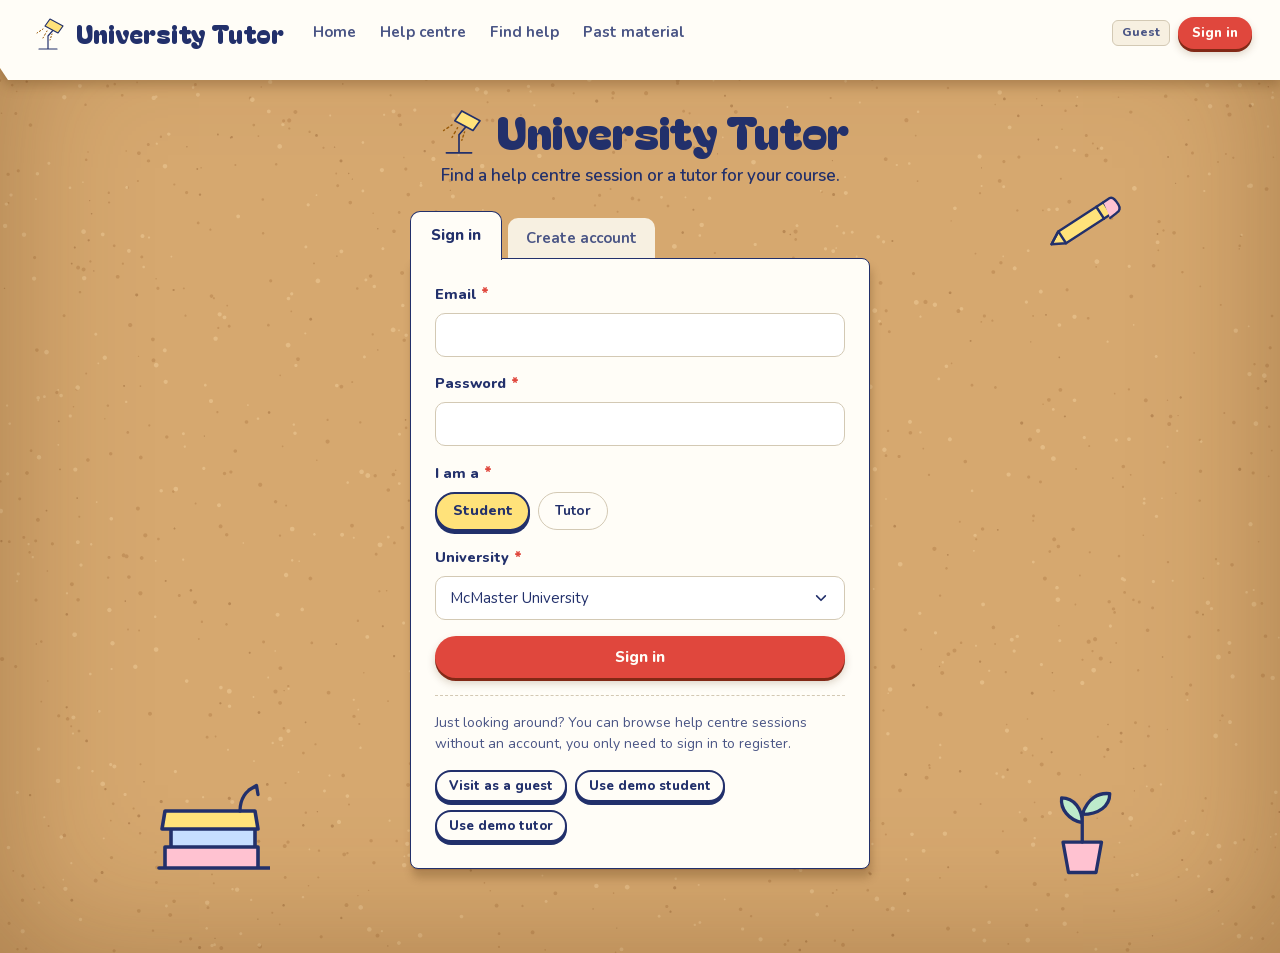
<file: index.html>
<!DOCTYPE html>
<html lang="en">
<head>
  <meta charset="utf-8">
  <meta name="viewport" content="width=device-width, initial-scale=1">
  <title>University Tutor</title>
  <link rel="stylesheet" href="css/style.css">
  <link rel="stylesheet" href="css/entry.css">
</head>
<body>
  <div id="topbar"></div>
  <main id="main" class="container"></main>
  <script src="js/data.js"></script>
  <script src="js/store.js"></script>
  <script src="js/common.js"></script>
  <script src="js/index.js"></script>
</body>
</html>
</file>
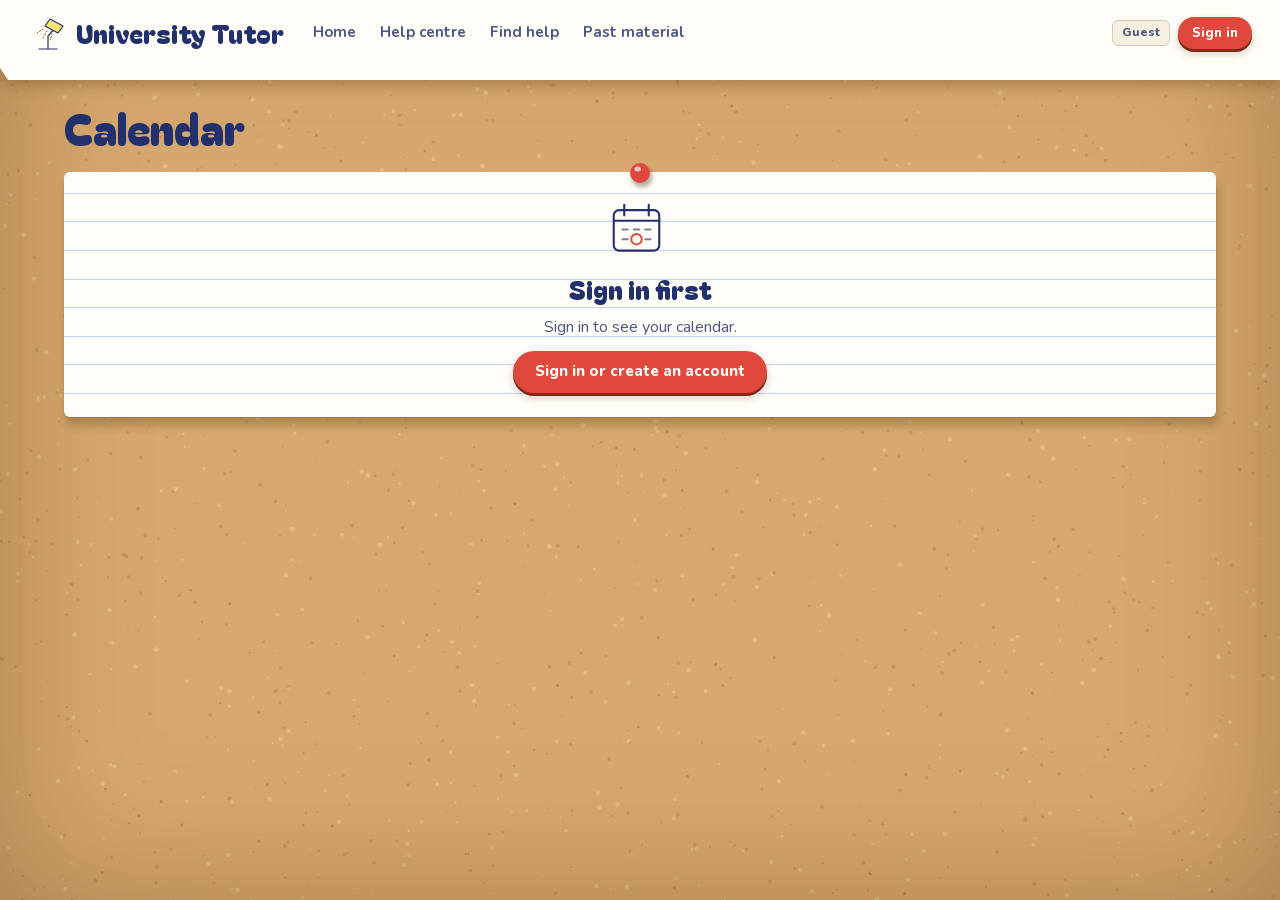
<file: pages/calendar.html>
<!DOCTYPE html>
<html lang="en">
<head>
  <meta charset="utf-8">
  <meta name="viewport" content="width=device-width, initial-scale=1">
  <title>Calendar - University Tutor</title>
  <link rel="stylesheet" href="../css/style.css">
  <link rel="stylesheet" href="../css/account.css">
</head>
<body>
  <div id="topbar"></div>
  <main id="main" class="container p-calendar"></main>
  <script src="../js/data.js"></script>
  <script src="../js/store.js"></script>
  <script src="../js/common.js"></script>
  <script src="../js/calendar.js"></script>
</body>
</html>
</file>
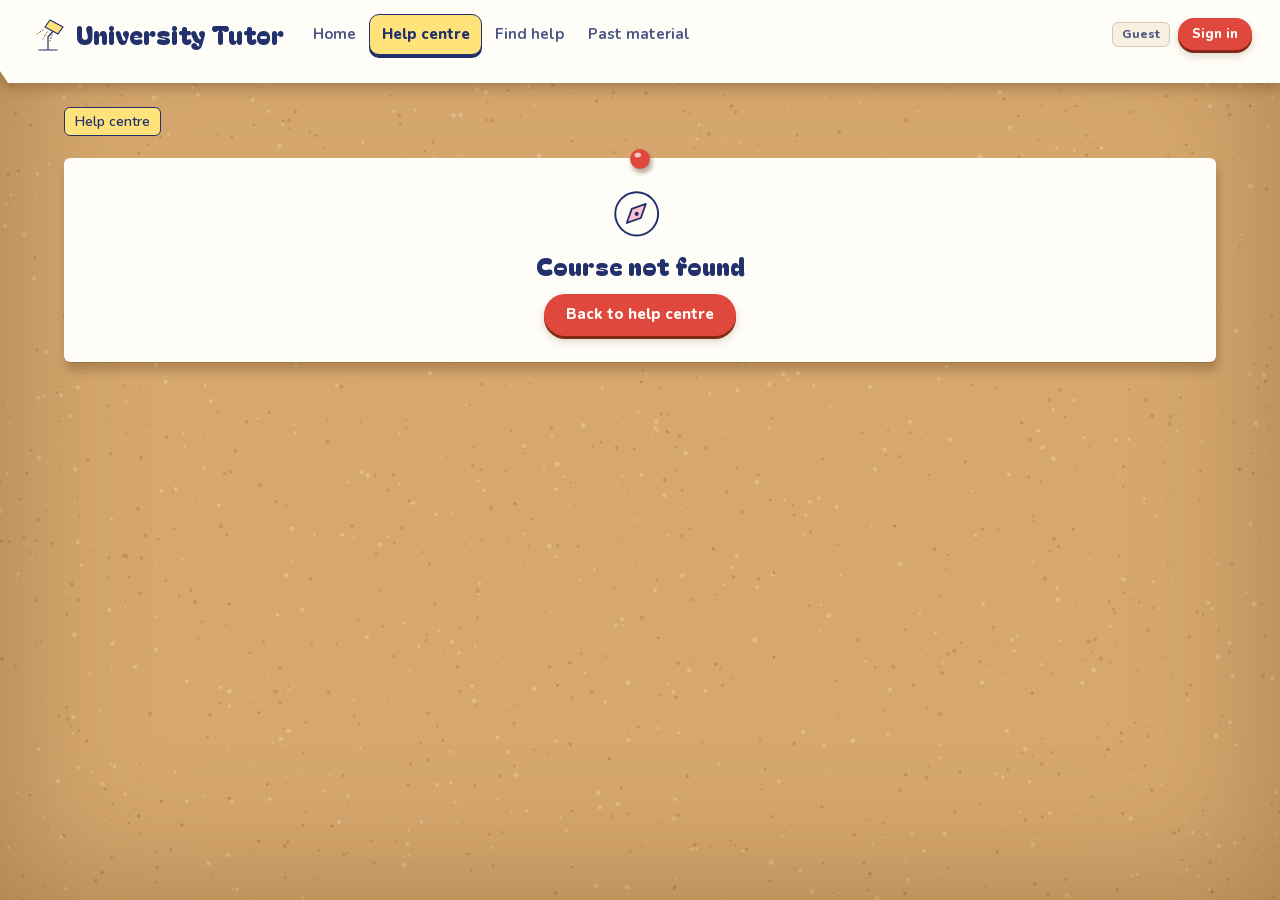
<file: pages/course.html>
<!DOCTYPE html>
<html lang="en">
<head>
  <meta charset="utf-8">
  <meta name="viewport" content="width=device-width, initial-scale=1">
  <title>Course sessions - University Tutor</title>
  <link rel="stylesheet" href="../css/style.css">
  <link rel="stylesheet" href="../css/centre.css">
</head>
<body>
  <div id="topbar"></div>
  <main id="main" class="container p-centre"></main>
  <script src="../js/data.js"></script>
  <script src="../js/store.js"></script>
  <script src="../js/common.js"></script>
  <script src="../js/course.js"></script>
</body>
</html>
</file>
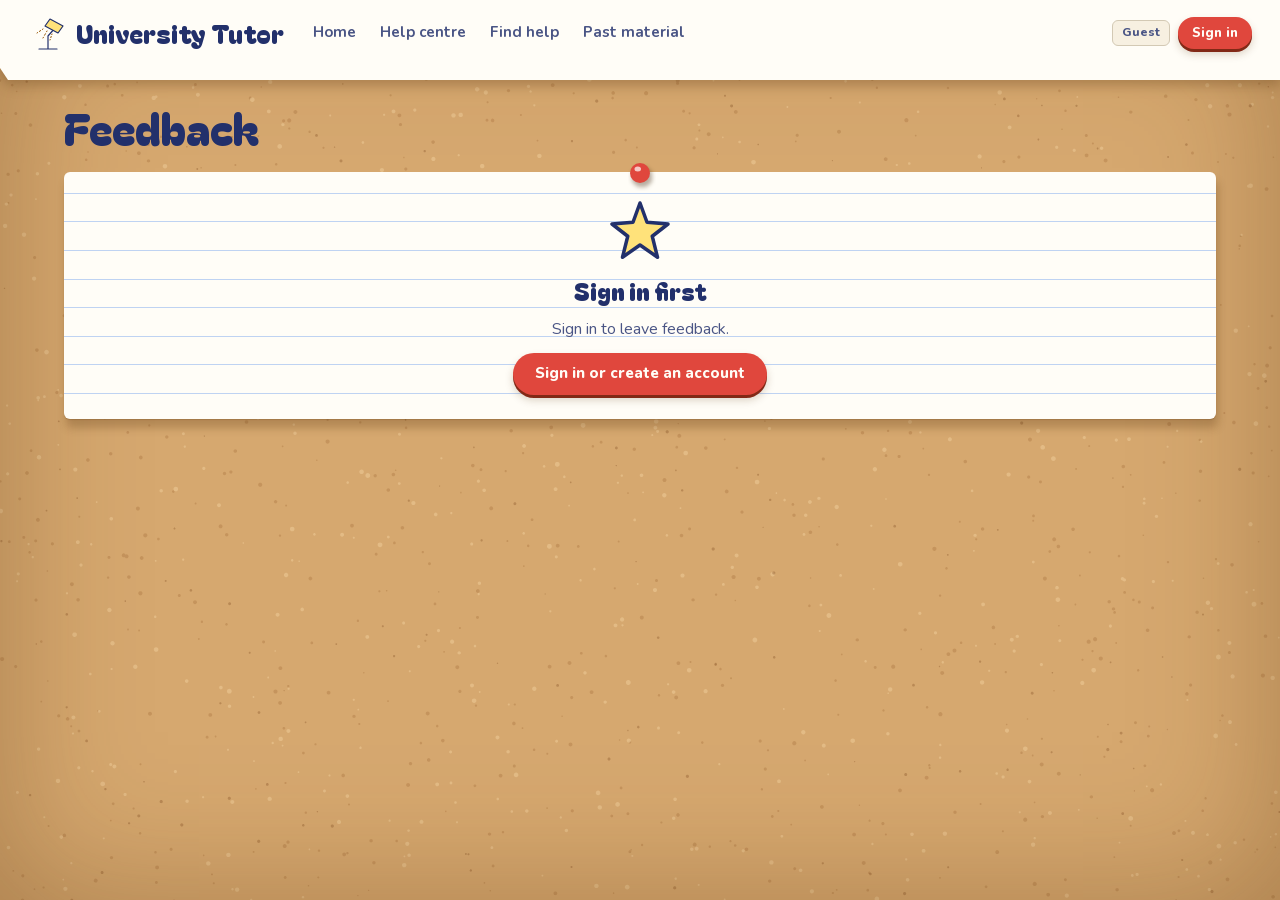
<file: pages/feedback.html>
<!DOCTYPE html>
<html lang="en">
<head>
  <meta charset="utf-8">
  <meta name="viewport" content="width=device-width, initial-scale=1">
  <title>Feedback - University Tutor</title>
  <link rel="stylesheet" href="../css/style.css">
  <link rel="stylesheet" href="../css/material.css">
</head>
<body>
  <div id="topbar"></div>
  <main id="main" class="container p-mat p-fb"></main>
  <script src="../js/data.js"></script>
  <script src="../js/store.js"></script>
  <script src="../js/common.js"></script>
  <script src="../js/feedback.js"></script>
</body>
</html>
</file>
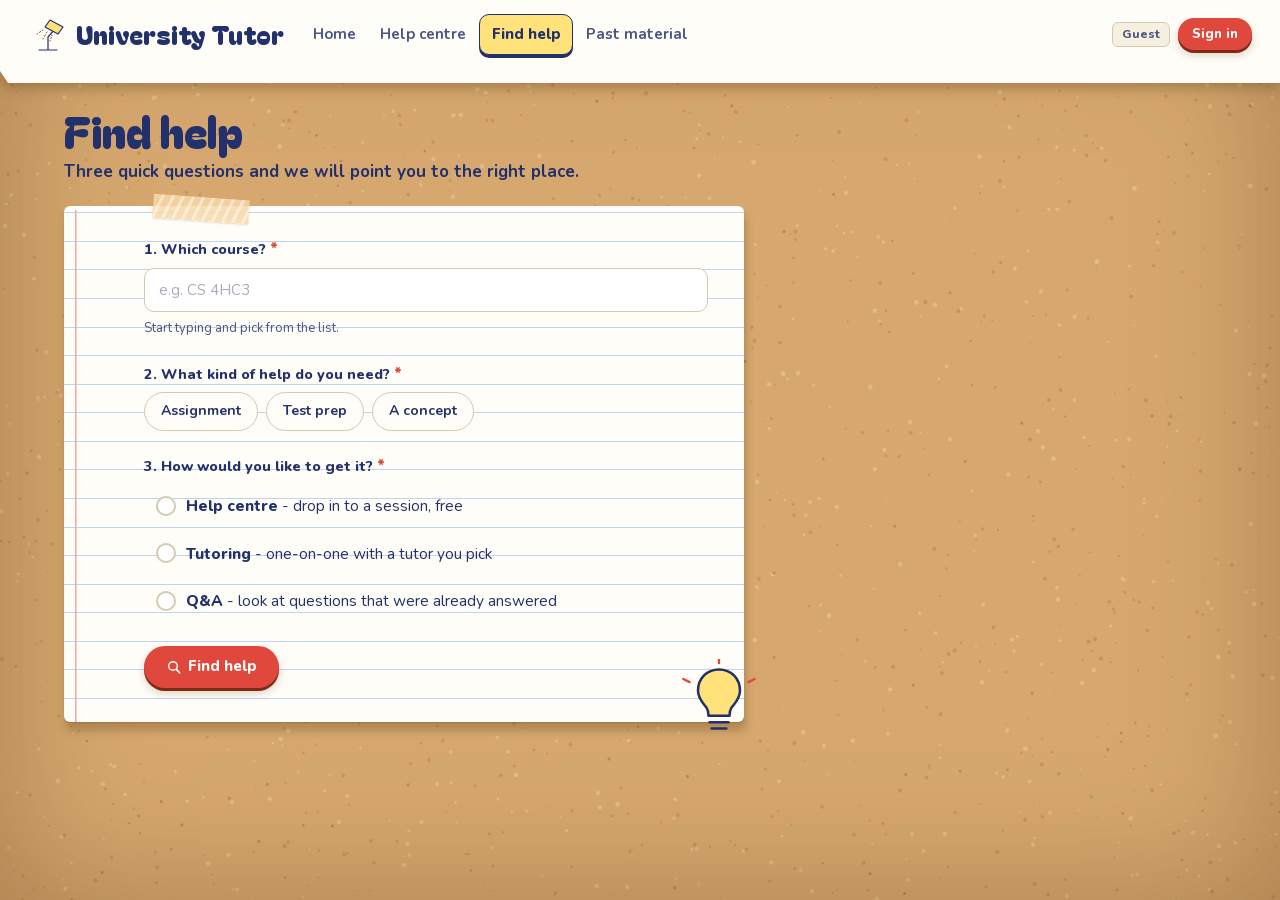
<file: pages/find-help.html>
<!DOCTYPE html>
<html lang="en">
<head>
  <meta charset="utf-8">
  <meta name="viewport" content="width=device-width, initial-scale=1">
  <title>Find help - University Tutor</title>
  <link rel="stylesheet" href="../css/style.css">
  <link rel="stylesheet" href="../css/find.css">
</head>
<body>
  <div id="topbar"></div>
  <main id="main" class="container"></main>
  <script src="../js/data.js"></script>
  <script src="../js/store.js"></script>
  <script src="../js/common.js"></script>
  <script src="../js/find-help.js"></script>
</body>
</html>
</file>
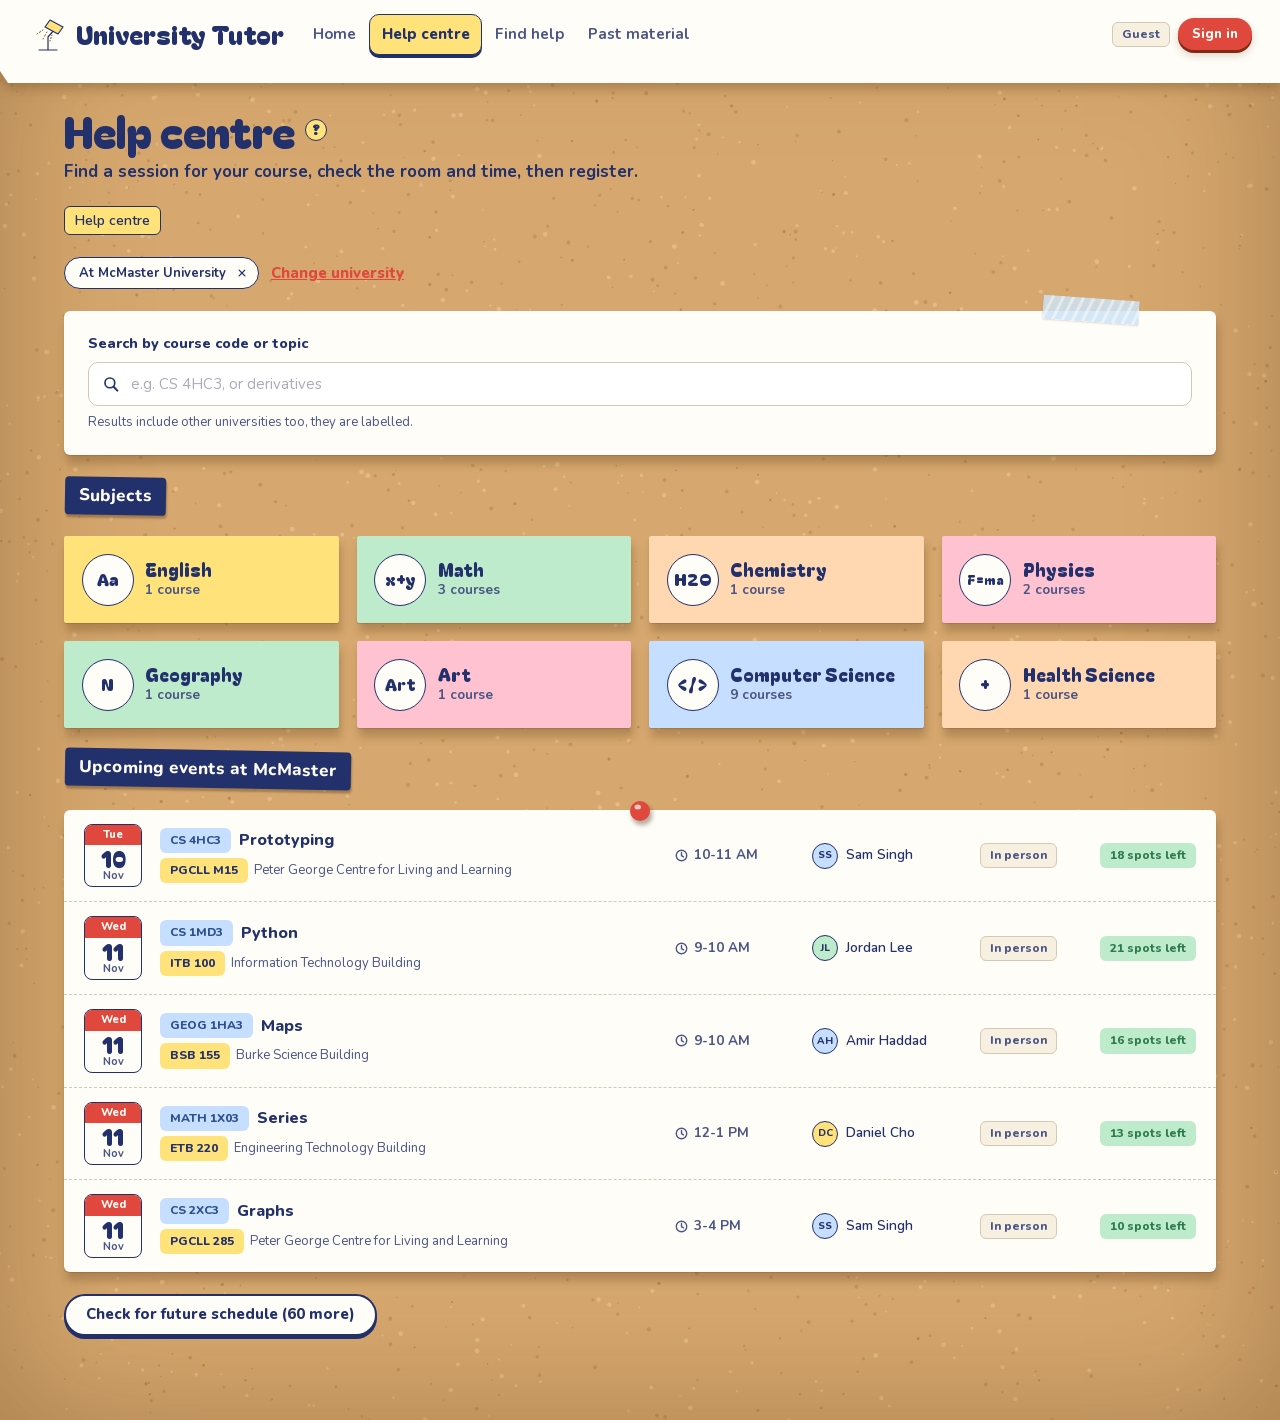
<file: pages/help-centre.html>
<!DOCTYPE html>
<html lang="en">
<head>
  <meta charset="utf-8">
  <meta name="viewport" content="width=device-width, initial-scale=1">
  <title>Help centre - University Tutor</title>
  <link rel="stylesheet" href="../css/style.css">
  <link rel="stylesheet" href="../css/centre.css">
</head>
<body>
  <div id="topbar"></div>
  <main id="main" class="container p-centre"></main>
  <script src="../js/data.js"></script>
  <script src="../js/store.js"></script>
  <script src="../js/common.js"></script>
  <script src="../js/help-centre.js"></script>
</body>
</html>
</file>
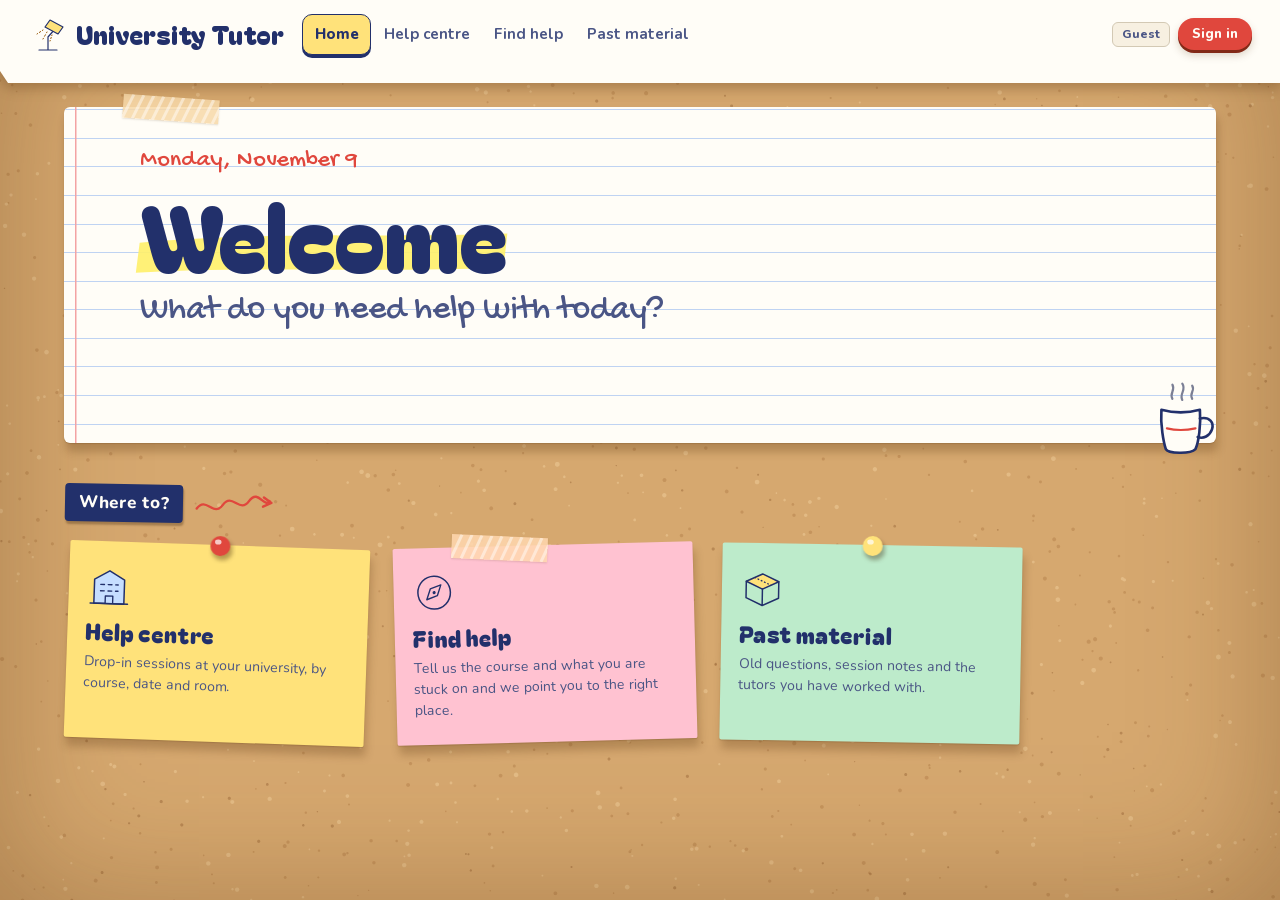
<file: pages/home.html>
<!DOCTYPE html>
<html lang="en">
<head>
  <meta charset="utf-8">
  <meta name="viewport" content="width=device-width, initial-scale=1">
  <title>Home - University Tutor</title>
  <link rel="stylesheet" href="../css/style.css">
  <link rel="stylesheet" href="../css/entry.css">
</head>
<body>
  <div id="topbar"></div>
  <main id="main" class="container"></main>
  <script src="../js/data.js"></script>
  <script src="../js/store.js"></script>
  <script src="../js/common.js"></script>
  <script src="../js/home.js"></script>
</body>
</html>
</file>
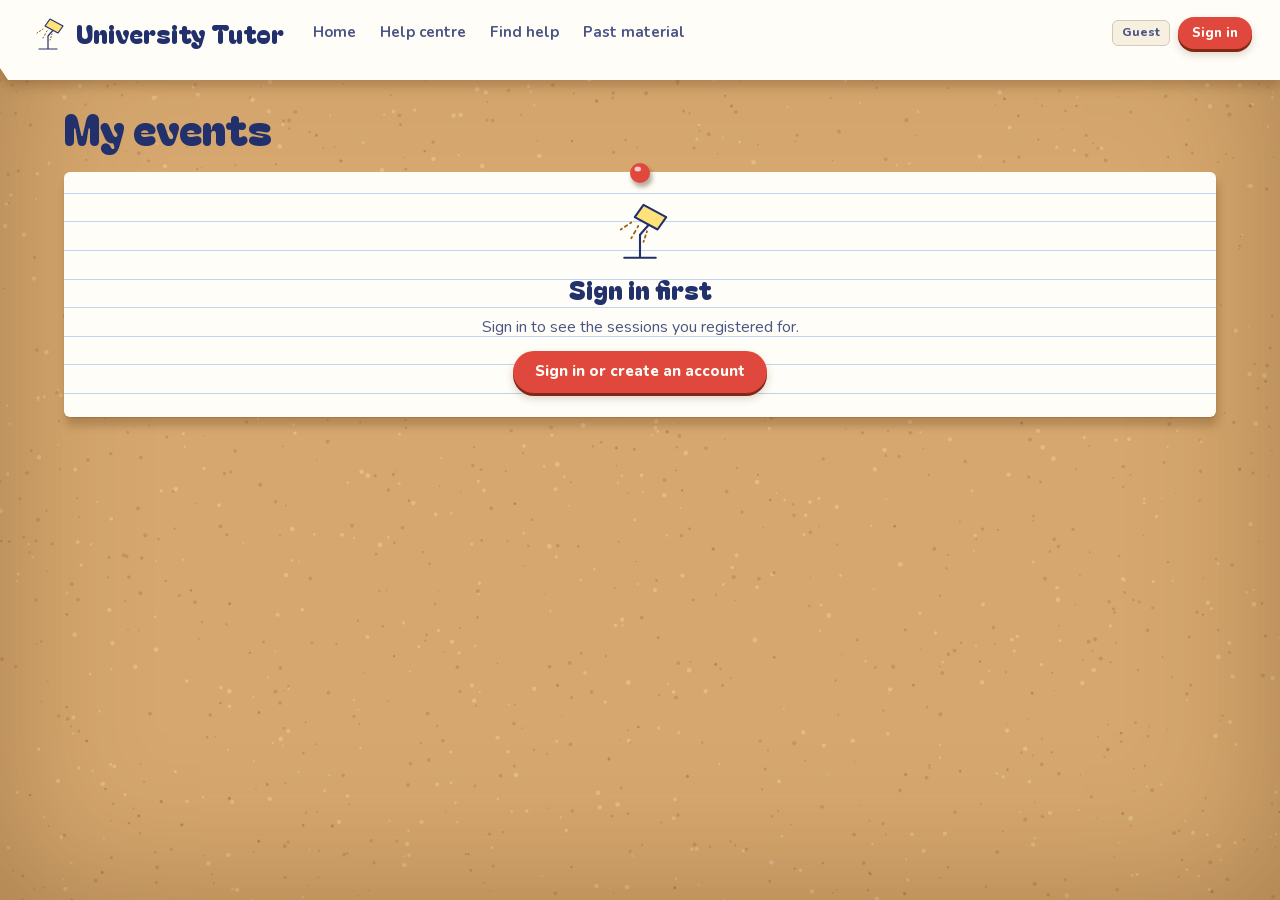
<file: pages/my-events.html>
<!DOCTYPE html>
<html lang="en">
<head>
  <meta charset="utf-8">
  <meta name="viewport" content="width=device-width, initial-scale=1">
  <title>My events - University Tutor</title>
  <link rel="stylesheet" href="../css/style.css">
  <link rel="stylesheet" href="../css/account.css">
</head>
<body>
  <div id="topbar"></div>
  <main id="main" class="container p-events"></main>
  <script src="../js/data.js"></script>
  <script src="../js/store.js"></script>
  <script src="../js/common.js"></script>
  <script src="../js/my-events.js"></script>
</body>
</html>
</file>
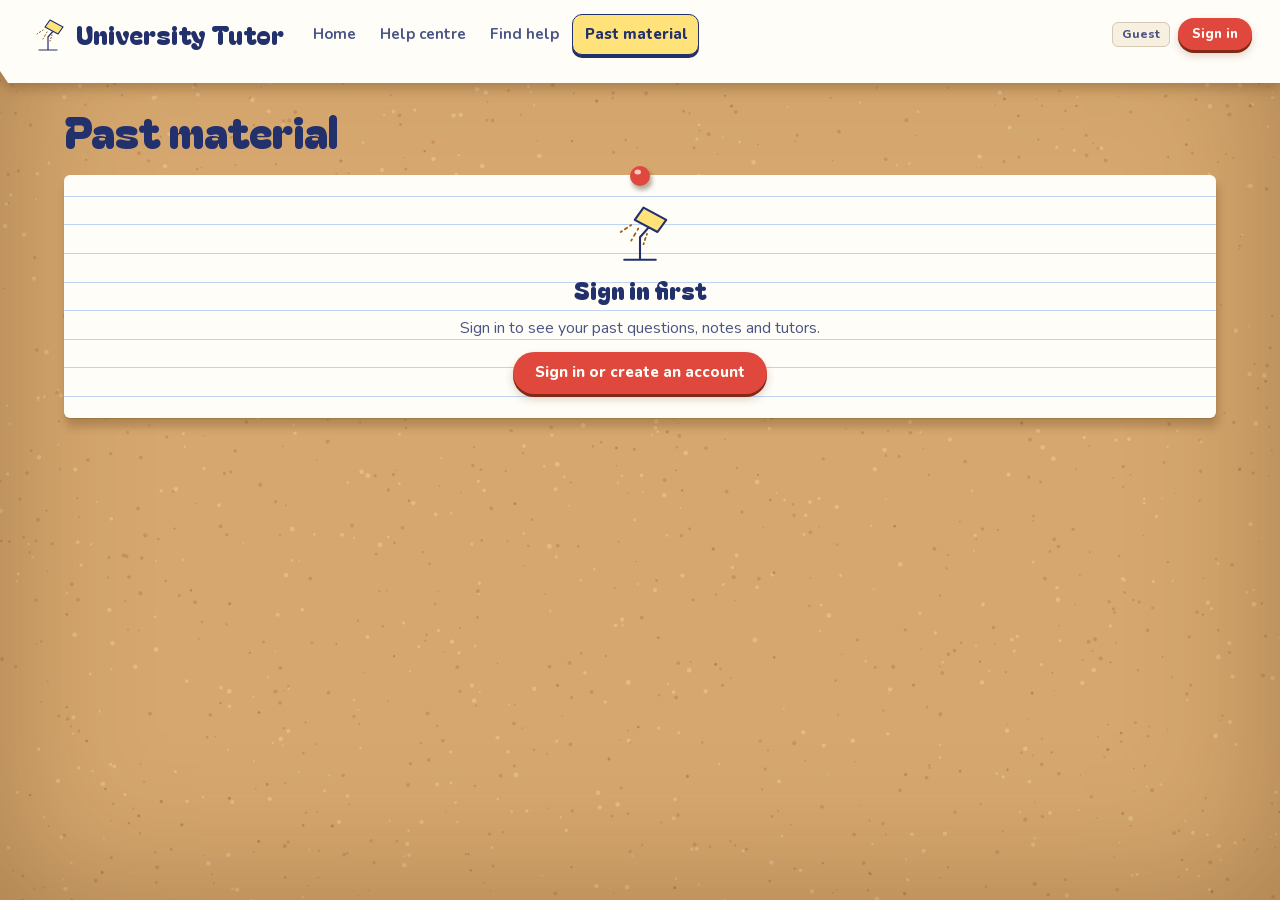
<file: pages/past-material.html>
<!DOCTYPE html>
<html lang="en">
<head>
  <meta charset="utf-8">
  <meta name="viewport" content="width=device-width, initial-scale=1">
  <title>Past material - University Tutor</title>
  <link rel="stylesheet" href="../css/style.css">
  <link rel="stylesheet" href="../css/material.css">
</head>
<body>
  <div id="topbar"></div>
  <main id="main" class="container p-mat p-past"></main>
  <script src="../js/data.js"></script>
  <script src="../js/store.js"></script>
  <script src="../js/common.js"></script>
  <script src="../js/past-material.js"></script>
</body>
</html>
</file>
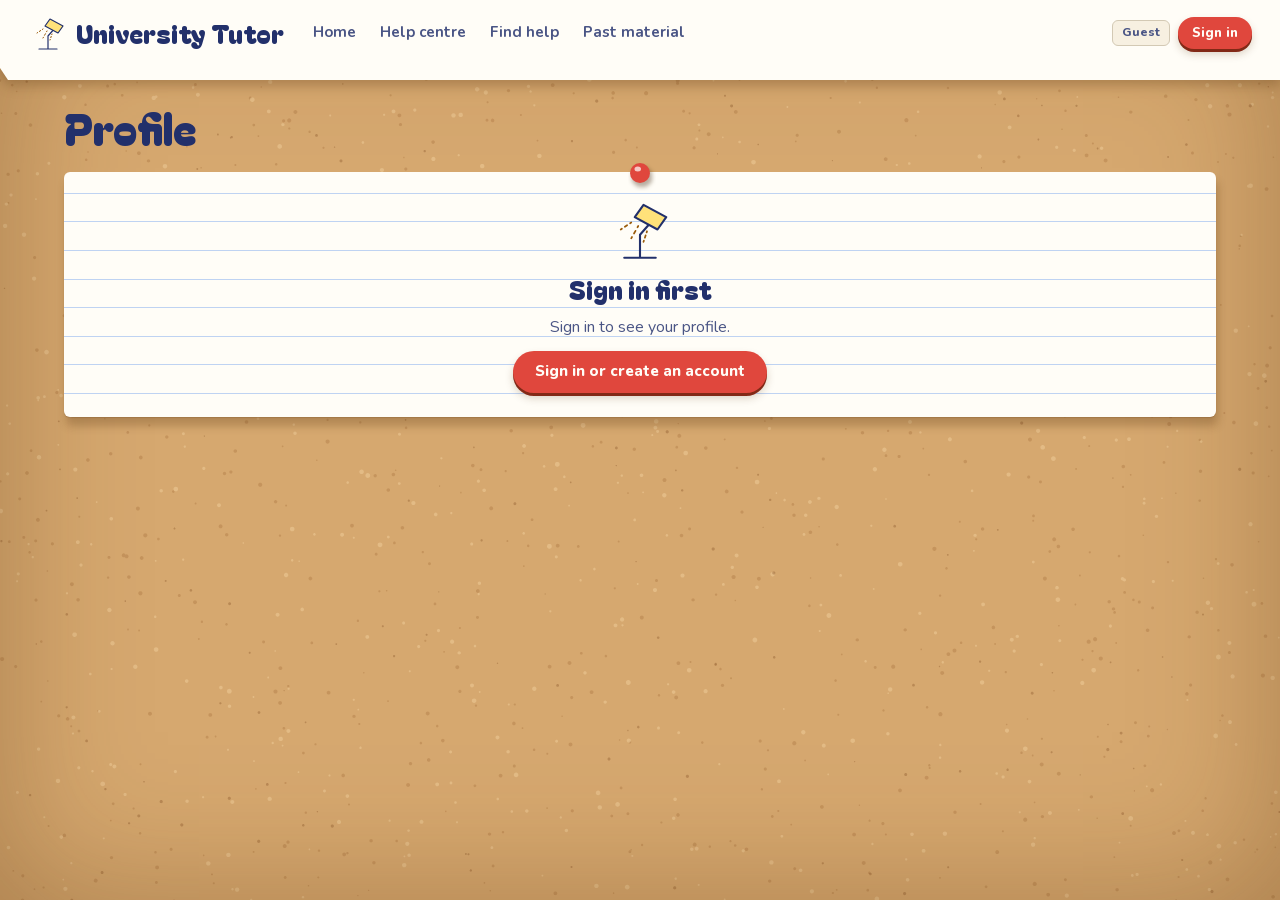
<file: pages/profile.html>
<!DOCTYPE html>
<html lang="en">
<head>
  <meta charset="utf-8">
  <meta name="viewport" content="width=device-width, initial-scale=1">
  <title>Profile - University Tutor</title>
  <link rel="stylesheet" href="../css/style.css">
  <link rel="stylesheet" href="../css/account.css">
</head>
<body>
  <div id="topbar"></div>
  <main id="main" class="container p-profile"></main>
  <script src="../js/data.js"></script>
  <script src="../js/store.js"></script>
  <script src="../js/common.js"></script>
  <script src="../js/profile.js"></script>
</body>
</html>
</file>
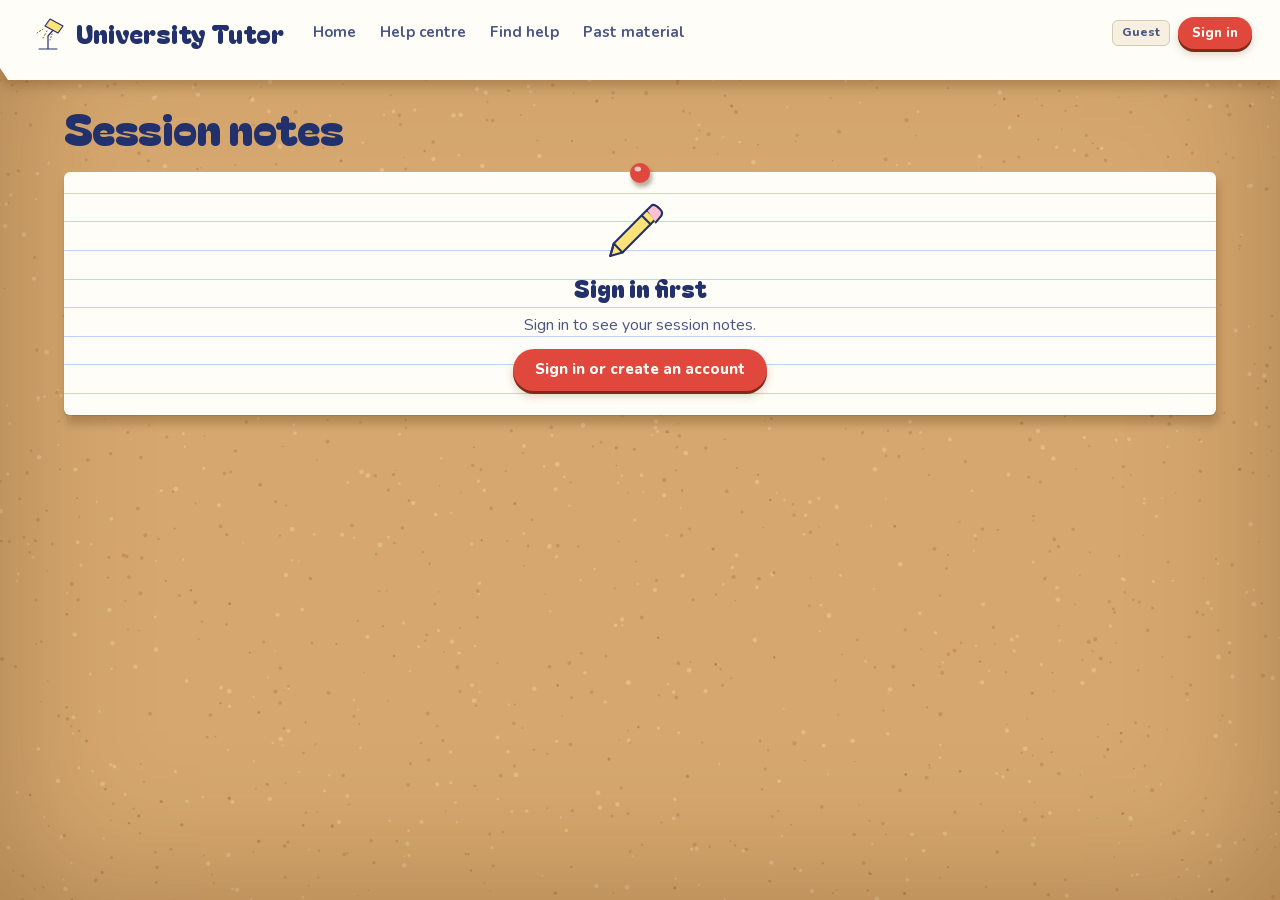
<file: pages/session-notes.html>
<!DOCTYPE html>
<html lang="en">
<head>
  <meta charset="utf-8">
  <meta name="viewport" content="width=device-width, initial-scale=1">
  <title>Session notes - University Tutor</title>
  <link rel="stylesheet" href="../css/style.css">
  <link rel="stylesheet" href="../css/material.css">
</head>
<body>
  <div id="topbar"></div>
  <main id="main" class="container p-mat p-notes"></main>
  <script src="../js/data.js"></script>
  <script src="../js/store.js"></script>
  <script src="../js/common.js"></script>
  <script src="../js/session-notes.js"></script>
</body>
</html>
</file>
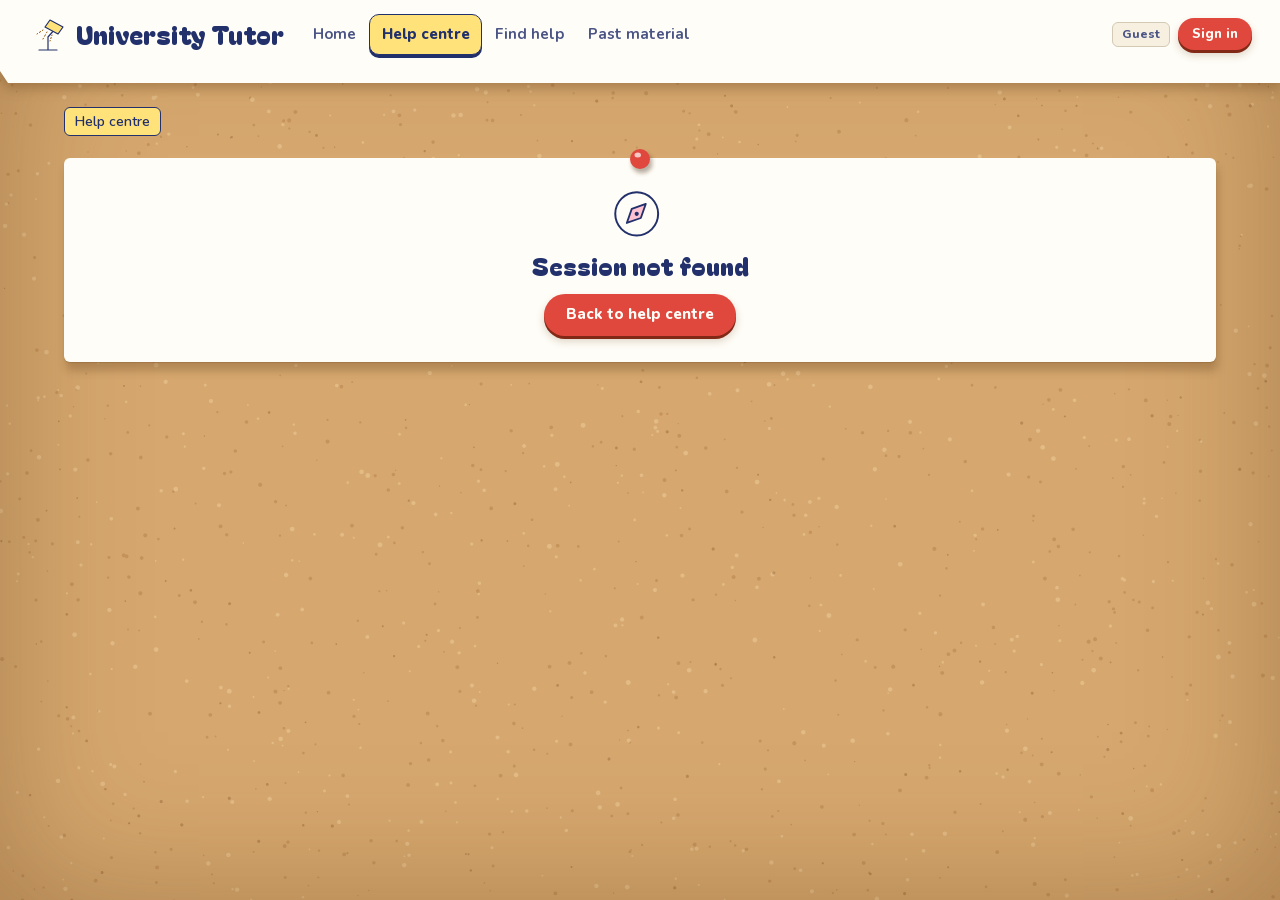
<file: pages/session.html>
<!DOCTYPE html>
<html lang="en">
<head>
  <meta charset="utf-8">
  <meta name="viewport" content="width=device-width, initial-scale=1">
  <title>Session details - University Tutor</title>
  <link rel="stylesheet" href="../css/style.css">
  <link rel="stylesheet" href="../css/centre.css">
</head>
<body>
  <div id="topbar"></div>
  <main id="main" class="container p-centre"></main>
  <script src="../js/data.js"></script>
  <script src="../js/store.js"></script>
  <script src="../js/common.js"></script>
  <script src="../js/session.js"></script>
</body>
</html>
</file>
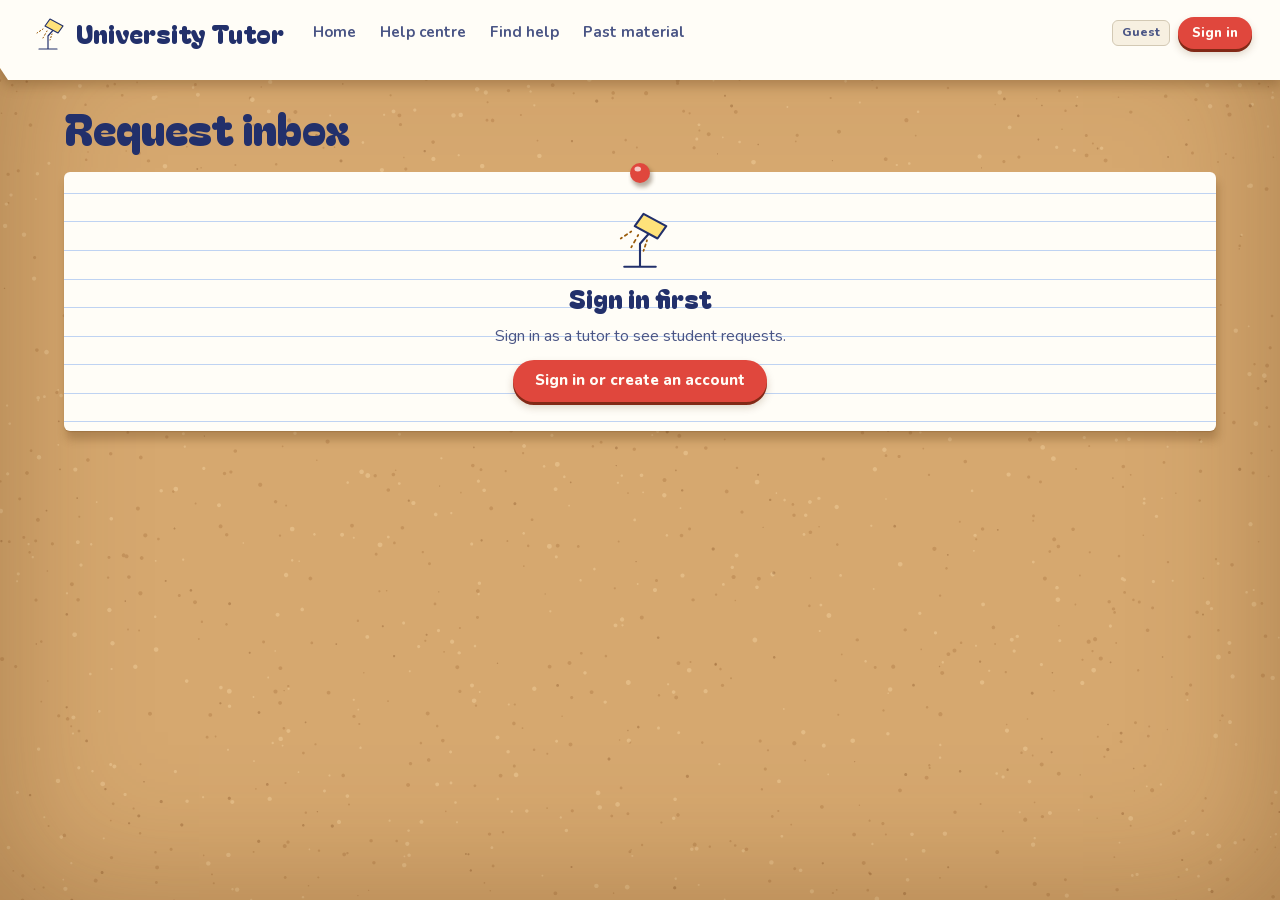
<file: pages/tutor-inbox.html>
<!DOCTYPE html>
<html lang="en">
<head>
  <meta charset="utf-8">
  <meta name="viewport" content="width=device-width, initial-scale=1">
  <title>Request inbox - University Tutor</title>
  <link rel="stylesheet" href="../css/style.css">
  <link rel="stylesheet" href="../css/inbox.css">
</head>
<body>
  <div id="topbar"></div>
  <main id="main" class="container p-inbox"></main>
  <script src="../js/data.js"></script>
  <script src="../js/store.js"></script>
  <script src="../js/common.js"></script>
  <script src="../js/tutor-inbox.js"></script>
</body>
</html>
</file>
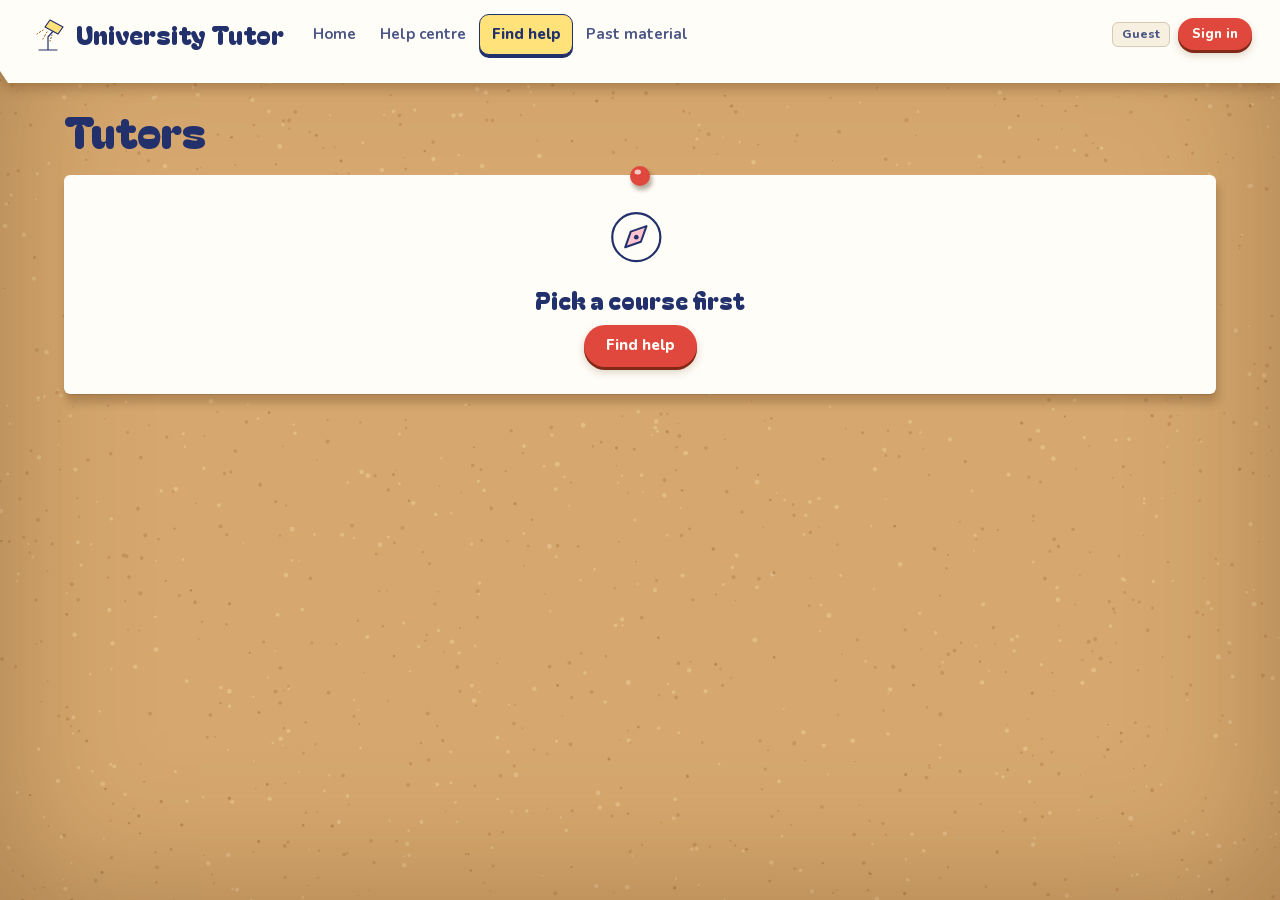
<file: pages/tutors.html>
<!DOCTYPE html>
<html lang="en">
<head>
  <meta charset="utf-8">
  <meta name="viewport" content="width=device-width, initial-scale=1">
  <title>Tutors - University Tutor</title>
  <link rel="stylesheet" href="../css/style.css">
  <link rel="stylesheet" href="../css/find.css">
</head>
<body>
  <div id="topbar"></div>
  <main id="main" class="container"></main>
  <script src="../js/data.js"></script>
  <script src="../js/store.js"></script>
  <script src="../js/common.js"></script>
  <script src="../js/tutors.js"></script>
</body>
</html>
</file>
<file: css/style.css>
@font-face {
  font-family: 'Bagel Fat One';
  font-weight: 400;
  font-style: normal;
  font-display: swap;
  src: url(../fonts/BagelFatOne-400.woff2) format('woff2');
  unicode-range: U+0000-00FF, U+0131, U+0152-0153, U+02BB-02BC, U+02C6, U+02DA, U+02DC, U+0304, U+0308, U+0329, U+2000-206F, U+20AC, U+2122, U+2191, U+2193, U+2212, U+2215, U+FEFF, U+FFFD;
}
@font-face {
  font-family: 'Gochi Hand';
  font-weight: 400;
  font-style: normal;
  font-display: swap;
  src: url(../fonts/GochiHand-400.woff2) format('woff2');
  unicode-range: U+0000-00FF, U+0131, U+0152-0153, U+02BB-02BC, U+02C6, U+02DA, U+02DC, U+0304, U+0308, U+0329, U+2000-206F, U+20AC, U+2122, U+2191, U+2193, U+2212, U+2215, U+FEFF, U+FFFD;
}
@font-face {
  font-family: 'Nunito';
  font-weight: 200 1000;
  font-style: normal;
  font-display: swap;
  src: url(../fonts/Nunito.woff2) format('woff2');
  unicode-range: U+0000-00FF, U+0131, U+0152-0153, U+02BB-02BC, U+02C6, U+02DA, U+02DC, U+0304, U+0308, U+0329, U+2000-206F, U+20AC, U+2122, U+2191, U+2193, U+2212, U+2215, U+FEFF, U+FFFD;
}

:root {
  --cork: #d6a86f;
  --cork-dark: #b8864f;
  --cork-light: #e8c38f;
  --wood: #8c5a2e;
  --paper: #fffdf7;
  --paper-2: #f7f0e1;
  --field: #ffffff;
  --field-line: #d3c9b4;
  --ink: #22306b;
  --ink-2: #4a5585;
  --pencil: #7b7f95;
  --faint: #a9abba;
  --red: #e0473d;
  --red-dark: #b83429;
  --red-soft: #fbe0dc;
  --yellow: #ffe27a;
  --highlight: #fff06a;
  --pink: #ffc2d1;
  --mint: #bdebcb;
  --sky: #c6deff;
  --peach: #ffd7b0;
  --rule: #bfd3f2;
  --margin: #f3a3a3;
  --amber-ink: #9a5b0a;
  --sky-ink: #2c4f8f;
  --green-ink: #2d7a4c;
  --font-display: 'Bagel Fat One', 'Trebuchet MS', sans-serif;
  --font-hand: 'Gochi Hand', 'Comic Sans MS', cursive;
  --font-body: 'Nunito', 'Segoe UI', system-ui, sans-serif;
  --sheet-shadow: 0 1px 1px rgba(82, 46, 10, .18), 2px 9px 8px rgba(82, 46, 10, .26);
}

* { box-sizing: border-box; }

html { font-size: 16px; }

body {
  margin: 0;
  min-height: 100vh;
  font-family: var(--font-body);
  font-size: 15px;
  line-height: 1.5;
  color: var(--ink);
  background:
    url(../assets/cork/speckle-3.svg) 0 0 / 1280px 4200px repeat,
    url(../assets/cork/speckle-2.svg) 0 0 / 1280px 4200px repeat,
    url(../assets/cork/speckle-1.svg) 0 0 / 1280px 4200px repeat,
    var(--cork);
  box-shadow: inset 0 0 140px rgba(89, 51, 13, .35);
}

a { color: var(--red); font-weight: 700; }
a:hover { color: var(--red-dark); }

h1, h2, h3, h4 { font-family: var(--font-display); font-weight: 400; color: var(--ink); margin: 0; }
h1 { font-size: 44px; line-height: 1.05; }
h2 { font-size: 22px; line-height: 1.1; margin-bottom: 14px; }
h3 { font-size: 20px; line-height: 1.1; margin-bottom: 6px; }
p { margin: 0 0 12px; }

:focus-visible {
  outline: 3px solid var(--yellow);
  outline-offset: 2px;
}

.sr-only {
  position: absolute;
  width: 1px;
  height: 1px;
  overflow: hidden;
  clip: rect(0 0 0 0);
  white-space: nowrap;
}

/* top bar */
#topbar { position: relative; z-index: 20; }
.topbar {
  position: relative;
  display: flex;
  align-items: center;
  gap: 18px;
  padding: 14px 28px 16px;
  background: var(--paper);
  filter: drop-shadow(0 6px 6px rgba(82, 46, 10, .28));
}
.topbar::after {
  content: '';
  position: absolute;
  left: 0;
  right: 0;
  bottom: -12px;
  height: 12px;
  background: url(../assets/paper/torn-edge.svg) 0 0 / 1280px 12px repeat-x;
  pointer-events: none;
}
.topbar .brand {
  display: flex;
  align-items: center;
  gap: 8px;
  text-decoration: none;
  font-family: var(--font-display);
  font-weight: 400;
  font-size: 26px;
  line-height: 1;
  color: var(--ink);
  white-space: nowrap;
}
.brand img { width: 40px; height: 38px; display: block; }
.topbar nav { display: flex; align-items: center; gap: 2px; }
.topbar nav a {
  padding: 8px 11px;
  border: 0;
  border-radius: 10px;
  color: var(--ink-2);
  font-size: 15px;
  font-weight: 700;
  line-height: 1.45;
  text-decoration: none;
  white-space: nowrap;
}
.topbar nav a:hover { background: var(--paper-2); }
.topbar nav a.active {
  padding: 8.5px 11.5px;
  background: var(--yellow);
  border: 1px solid var(--ink);
  box-shadow: 0 3px 0 #21306b;
  color: var(--ink);
  font-weight: 800;
}
.topbar-spacer { flex: 1; }
.topbar-right { display: flex; align-items: center; gap: 8px; position: relative; }
.topbar-right .account { display: flex; align-items: center; gap: 6px; text-decoration: none; }

.role-badge, .tag {
  display: inline-flex;
  align-items: center;
  padding: 3px 9px;
  border-radius: 6px;
  background: var(--paper-2);
  border: 1px solid var(--field-line);
  color: var(--ink-2);
  font-size: 12px;
  font-weight: 800;
  line-height: 1.45;
  white-space: nowrap;
}

.avatar {
  display: inline-flex;
  align-items: center;
  justify-content: center;
  flex-shrink: 0;
  width: 36px;
  height: 36px;
  border-radius: 50%;
  border: 1.5px solid var(--ink);
  background: var(--sky);
  color: var(--ink);
  font-size: 13px;
  font-weight: 800;
  line-height: 1.45;
}
.avatar.mint { background: var(--mint); }
.avatar.pink { background: var(--pink); }
.avatar.yellow { background: var(--yellow); }
.avatar.peach { background: var(--peach); }
.avatar.sz-56 { width: 56px; height: 56px; font-size: 20px; }
.avatar.sz-26 { width: 26px; height: 26px; font-size: 10px; }

.icon-btn {
  position: relative;
  width: 38px;
  height: 38px;
  padding: 0;
  display: inline-flex;
  align-items: center;
  justify-content: center;
  border: 1.5px solid var(--ink);
  border-radius: 50%;
  background: var(--paper);
  color: var(--ink);
  cursor: pointer;
}
.icon-btn:hover { background: var(--paper-2); }
.icon-btn svg { width: 18px; height: 18px; }
.badge-count {
  position: absolute;
  top: -5.5px;
  left: 22.5px;
  height: 18px;
  padding: 0 5px;
  border-radius: 9px;
  background: var(--red);
  color: var(--paper);
  font-size: 11px;
  font-weight: 800;
  line-height: 1.45;
  display: flex;
  align-items: center;
  justify-content: center;
}

.notif-panel {
  position: absolute;
  top: 67.5px;
  z-index: 30;
  width: 330px;
  background: var(--paper);
  border-radius: 10px;
  box-shadow: 0 1px 2px rgba(82, 46, 10, .18), 2px 9px 16px -3px rgba(82, 46, 10, .26);
  filter: none;
}
.notif-scroll { max-height: 380px; overflow-y: auto; border-radius: 10px; }
.notif-panel .pin { left: 280px; transform: none; }
.notif-panel .head {
  display: flex;
  align-items: center;
  gap: 8px;
  padding: 14px 16px 10px;
  border-bottom: 1.5px dashed var(--field-line);
  font-family: var(--font-display);
  font-size: 20px;
  line-height: 1.1;
  color: var(--ink);
}
.notif-panel .head span { flex: 1; }
.notif-item {
  display: flex;
  gap: 10px;
  align-items: flex-start;
  padding: 11px 16px;
  border-bottom: 1.5px dashed var(--field-line);
  color: var(--ink);
  font-size: 14.5px;
  font-weight: 400;
  line-height: 1.5;
  text-decoration: none;
}
.notif-item::before {
  content: '';
  flex-shrink: 0;
  width: 8px;
  height: 8px;
  margin-top: 11px;
  border-radius: 4px;
}
.notif-item.unread { background: var(--highlight); }
.notif-item.unread::before { background: var(--red); }
.notif-item .notif-text { flex: 1; min-width: 0; display: flex; flex-direction: column; gap: 2px; }
.notif-item small { color: var(--ink-2); font-size: 12px; font-weight: 700; }
.notif-item::before { margin-top: 0; }
.notif-empty { padding: 24px 18px; text-align: center; color: var(--ink-2); font-size: 14.5px; }
.notif-empty img { display: block; width: 56px; height: 53.2px; margin: 0 auto 8px; }

/* account link and sign out in the bar */
.account-name {
  display: inline-flex;
  align-items: center;
  height: 32px;
  padding: 0 12px;
  border-radius: 999px;
  color: var(--ink-2);
  font-size: 13px;
  font-weight: 800;
  line-height: 1.45;
  white-space: nowrap;
}
.account:hover .account-name { background: var(--paper-2); }
.topbar .link-btn { font-size: 13px; line-height: 1.45; }
.doodle-img { display: block; }

/* sign in gate */
.gate {
  display: flex;
  flex-direction: column;
  align-items: center;
  gap: 12px;
  padding: 30px 28px 32px;
  text-align: center;
}
.gate h2 { margin: 0; font-size: 26px; }
.gate p { margin: 0; font-size: 16px; color: var(--ink-2); }

/* layout */
.container { padding: 36px 64px 84px; }
.container > * + * { margin-top: 22px; }
.page-head { margin-bottom: 0; }
.page-head h1 { margin: 0 0 6px; }
.page-head p { margin: 0; font-size: 17px; font-weight: 700; color: var(--ink); }

/* paper sheet */
.card, .sheet {
  position: relative;
  background: var(--paper);
  border-radius: 6px;
  padding: 24px;
  margin-bottom: 0;
  box-shadow: var(--sheet-shadow);
}
.card > h2:first-child, .sheet > h2:first-child { font-size: 22px; margin-bottom: 14px; }
.paper-lines {
  position: absolute;
  inset: 0;
  border-radius: 6px;
  overflow: hidden;
  pointer-events: none;
}
.paper-lines::before {
  content: '';
  position: absolute;
  inset: var(--pl, 0 0 -40px 0);
  background:
    linear-gradient(var(--margin), var(--margin)) 11.4286px 0 / 1.5px 100% no-repeat,
    repeating-linear-gradient(to bottom, transparent 0, transparent 2.22px, var(--rule) 2.22px, var(--rule) 3.22px, transparent 3.22px, transparent 28.5714px);
}
.paper-lines.plain::before {
  background: repeating-linear-gradient(to bottom, transparent 0, transparent 2.22px, var(--rule) 2.22px, var(--rule) 3.22px, transparent 3.22px, transparent 28.5714px);
}
.sheet > :not(.paper-lines):not(.pin):not(.tape):not(.doodle) { position: relative; }

.pin {
  position: absolute;
  left: 50%;
  top: -9px;
  width: 20px;
  height: 20px;
  transform: translateX(-50%);
  pointer-events: none;
  z-index: 2;
}
.pin::before {
  content: '';
  position: absolute;
  top: 0;
  left: -10%;
  right: -30%;
  bottom: -40%;
  background: url(../assets/pins/red.svg) 0 0 / 100% 100% no-repeat;
}
.pin.yellow::before { background-image: url(../assets/pins/yellow.svg); }
.pin.sky::before { background-image: url(../assets/pins/sky.svg); }
.pin.mint::before { background-image: url(../assets/pins/mint.svg); }
.pin.ink::before { background-image: url(../assets/pins/ink.svg); }

.tape {
  position: absolute;
  left: 59px;
  top: -9.7px;
  width: 96px;
  height: 24px;
  background-color: var(--tape, rgba(247, 217, 168, .85));
  background-image: url(../assets/paper/washi.svg);
  background-size: 96px 24px;
  box-shadow: 0 1px 2px rgba(77, 46, 13, .15);
  transform: rotate(4deg);
  pointer-events: none;
  z-index: 2;
}
.tape.pink { --tape: rgba(244, 199, 214, .85); }
.tape.peach { --tape: rgba(255, 215, 176, .85); }
.tape.mint { --tape: rgba(217, 240, 210, .85); }

.doodle { position: absolute; display: block; pointer-events: none; }

.label-strip {
  display: inline-block;
  padding: 6px 14px;
  border-radius: 4px;
  background: var(--ink);
  color: var(--paper);
  font-size: 17px;
  font-weight: 800;
  line-height: 1.5;
  transform: rotate(1deg);
  box-shadow: 1px 3px 2px rgba(51, 26, 0, .3);
}
.label-strip.red { background: var(--red); }

.hl {
  position: relative;
  display: inline-block;
  z-index: 0;
}
.hl::before {
  content: '';
  position: absolute;
  z-index: -1;
  left: -8px;
  right: -8px;
  top: 55%;
  bottom: 4%;
  background: url(../assets/paper/highlighter-1.svg) 0 0 / 100% 100% no-repeat;
}

.grid { display: grid; gap: 22px; }
.grid.cols-2 { grid-template-columns: repeat(2, 1fr); }
.grid.cols-3 { grid-template-columns: repeat(3, 1fr); }
.grid.cols-4 { grid-template-columns: repeat(4, 1fr); }
.stack > * + * { margin-top: 12px; }
.row-flex { display: flex; gap: 10px; align-items: center; flex-wrap: wrap; }
.spread { justify-content: space-between; }
.muted { color: var(--ink-2); }
.small { font-size: 13.5px; }

/* breadcrumbs and chips */
.crumbs { display: flex; flex-wrap: wrap; gap: 8px; align-items: center; }
.crumbs .sep { color: var(--ink-2); }
.crumb {
  padding: 5px 14px;
  border: 1.5px solid var(--field-line);
  border-radius: 999px;
  background: var(--paper);
  text-decoration: none;
  color: var(--ink);
  font-size: 13px;
  font-weight: 700;
}
.crumb:hover { background: var(--paper-2); }
.crumb.current { background: var(--yellow); border-color: var(--ink); font-weight: 800; }

.chip {
  display: inline-flex;
  align-items: center;
  gap: 6px;
  padding: 5px 6px 5px 14px;
  border: 1.5px solid var(--ink);
  border-radius: 999px;
  background: var(--paper);
  color: var(--ink);
  font-size: 13px;
  font-weight: 700;
  line-height: 1.45;
}
.chip button {
  border: 0;
  background: transparent;
  cursor: pointer;
  width: 20px;
  height: 20px;
  padding: 0;
  border-radius: 10px;
  color: var(--ink);
  display: inline-flex;
  align-items: center;
  justify-content: center;
}
.chip button svg { width: 12px; height: 12px; }
.chip button:hover { background: var(--yellow); }

/* buttons */
.btn {
  display: inline-flex;
  align-items: center;
  justify-content: center;
  gap: 6px;
  height: 42px;
  padding: 0 20px;
  border: 2px solid var(--ink);
  border-radius: 999px;
  background: var(--paper);
  box-shadow: 0 3px 0 #21306b;
  color: var(--ink);
  font: inherit;
  font-size: 15px;
  font-weight: 800;
  line-height: 1.45;
  white-space: nowrap;
  cursor: pointer;
  text-decoration: none;
}
.btn svg { width: 16px; height: 16px; }
.btn:hover { background: var(--paper-2); color: var(--ink); }
.btn-primary {
  background: var(--red);
  border-color: transparent;
  box-shadow: 0 5px 8px rgba(82, 46, 10, .22), 0 3px 0 #8c291a;
  color: var(--paper);
}
.btn-primary:hover { background: var(--red-dark); color: var(--paper); }
.btn-good {
  background: var(--mint);
  border-color: transparent;
  box-shadow: 0 3px 0 #2e7a4d;
  color: var(--green-ink);
}
.btn-good:hover { background: var(--mint); color: var(--green-ink); }
.btn-danger {
  background: var(--red-soft);
  border-color: transparent;
  box-shadow: 0 3px 0 #b83329;
  color: var(--red-dark);
}
.btn-danger:hover { background: var(--red-soft); color: var(--red-dark); }
.btn-ghost {
  background: transparent;
  border-color: transparent;
  box-shadow: none;
  color: var(--ink-2);
}
.btn-ghost:hover { background: var(--paper-2); color: var(--ink-2); }
.btn-sm { height: 32px; padding: 0 12px; font-size: 13px; }
.btn-sm svg { width: 14px; height: 14px; }
.btn:focus-visible { outline: 0; box-shadow: 0 0 0 3px var(--yellow), 0 3px 0 #21306b; }
.btn-primary:focus-visible { box-shadow: 0 0 0 3px var(--yellow), 0 5px 8px rgba(82, 46, 10, .22), 0 3px 0 #8c291a; }
.btn-good:focus-visible { box-shadow: 0 0 0 3px var(--yellow), 0 3px 0 #2e7a4d; }
.btn-danger:focus-visible { box-shadow: 0 0 0 3px var(--yellow), 0 3px 0 #b83329; }
.btn-ghost:focus-visible { box-shadow: 0 0 0 3px var(--yellow); }
.btn[disabled], .btn.disabled { opacity: .45; cursor: not-allowed; box-shadow: none; }
.link-btn {
  border: 0;
  background: none;
  padding: 0;
  font: inherit;
  font-weight: 800;
  color: var(--red);
  text-decoration: underline;
  cursor: pointer;
}
.link-btn.small { font-size: 13.5px; }

/* forms */
label { display: block; font-weight: 800; font-size: 14px; color: var(--ink); margin-bottom: 6px; }
input[type=text], input[type=email], input[type=password], input[type=date],
input[type=time], input[type=search], input[type=number], select, textarea {
  width: 100%;
  height: 44px;
  padding: 0 14px;
  border: 1.5px solid var(--field-line);
  border-radius: 10px;
  background: var(--field);
  color: var(--ink);
  font: inherit;
  font-size: 15px;
  line-height: 1.45;
}
::placeholder { color: var(--faint); opacity: 1; }
input:focus, select:focus, textarea:focus {
  outline: 0;
  border: 2px solid var(--ink);
  padding-left: 13.5px;
  box-shadow: 0 0 0 3px var(--yellow);
}
input:disabled, select:disabled, textarea:disabled { background: var(--paper-2); color: var(--pencil); }
textarea { height: auto; min-height: 110px; padding: 10px 14px; resize: vertical; }
select {
  appearance: none;
  -webkit-appearance: none;
  padding-right: 42px;
  background: var(--field) url(../assets/icons/chevron.svg) right 14px center / 18px 18px no-repeat;
}
input[type=date], input[type=time] {
  position: relative;
  padding-right: 42px;
  background: var(--field) url(../assets/icons/calendar.svg) right 14px center / 18px 18px no-repeat;
}
input[type=time] { background-image: url(../assets/icons/clock.svg); }
input[type=date]::-webkit-calendar-picker-indicator,
input[type=time]::-webkit-calendar-picker-indicator {
  position: absolute;
  right: 0;
  top: 0;
  width: 44px;
  height: 100%;
  opacity: 0;
  cursor: pointer;
}
.field { margin-bottom: 14px; }
.field .hint { font-size: 13px; color: var(--ink-2); margin-top: 4px; }
.field .error { font-size: 13.5px; font-weight: 700; color: var(--red); margin-top: 4px; }
.field.has-error input, .field.has-error select, .field.has-error textarea { border: 2px solid var(--red); padding-left: 13.5px; }
.req { color: var(--red); }
.radio-row { display: flex; gap: 8px; flex-wrap: wrap; }
.radio-pill { position: relative; display: inline-block; margin: 0; font-weight: 700; }
.radio-pill input { position: absolute; opacity: 0; }
.radio-pill span {
  display: inline-flex;
  align-items: center;
  padding: 8px 16px;
  border: 1.5px solid var(--field-line);
  border-radius: 999px;
  background: var(--paper);
  color: var(--ink);
  font-size: 14px;
  font-weight: 700;
  line-height: 1.45;
  cursor: pointer;
}
.radio-pill input:checked + span {
  padding: 7.5px 15.5px;
  background: var(--yellow);
  border: 2px solid var(--ink);
  box-shadow: 0 3px 0 #21306b;
  font-weight: 800;
}
.radio-pill input:focus-visible + span { outline: 3px solid var(--yellow); outline-offset: 2px; }
.check-row { display: flex; align-items: center; gap: 10px; font-size: 15px; font-weight: 600; margin: 0; }
.check-row input {
  appearance: none;
  -webkit-appearance: none;
  flex-shrink: 0;
  width: 20px;
  height: 20px;
  margin: 0;
  padding: 0;
  border: 2px solid var(--field-line);
  border-radius: 5px;
  background: var(--field);
  cursor: pointer;
}
.check-row input:checked {
  background: var(--yellow) url(../assets/icons/check-small.svg) center / 14px 14px no-repeat;
  border-color: var(--ink);
}
.check-row input[type=radio] { border-radius: 10px; }
.check-row input[type=radio]:checked { background: url(../assets/icons/radio-on.svg) center / 20px 20px no-repeat; border-color: transparent; }
.check-row input:disabled { opacity: .45; }

/* tags */
.tag.urgent, .tag.bad { background: var(--red-soft); border-color: transparent; color: var(--red-dark); }
.tag.medium { background: var(--peach); border-color: transparent; color: var(--amber-ink); }
.tag.low, .tag.good { background: var(--mint); border-color: transparent; color: var(--green-ink); }
.tag.info { background: var(--sky); border-color: transparent; color: var(--sky-ink); }
.tag.grey { background: var(--paper-2); border: 1px solid var(--field-line); color: var(--ink-2); }
.tag.yellow { background: var(--yellow); border-color: transparent; color: var(--ink); }
.tag.pink { background: var(--pink); border-color: transparent; color: var(--ink); }
.tag.peach { background: var(--peach); border-color: transparent; color: var(--amber-ink); }

/* tiles */
.tile, .big-tile {
  display: block;
  padding: 22px 18px 24px;
  border-radius: 2px;
  background: var(--yellow);
  box-shadow: var(--sheet-shadow);
  color: var(--ink);
  text-decoration: none;
  font-weight: 400;
}
.tile:hover, .big-tile:hover { color: var(--ink); }
.big-tile h3 { font-size: 23px; line-height: 1.05; margin: 8px 0; color: var(--ink); }
.big-tile p { margin: 0; font-size: 14px; color: var(--ink-2); }
.tile { display: flex; align-items: center; gap: 12px; font-weight: 800; }
.tile .glyph {
  width: 46px;
  height: 46px;
  border-radius: 10px;
  background: var(--sky);
  color: var(--sky-ink);
  display: flex;
  align-items: center;
  justify-content: center;
  font-weight: 800;
  font-size: 13px;
  flex-shrink: 0;
}
.tile small { display: block; font-weight: 400; color: var(--ink-2); }

/* search */
.search-wrap { position: relative; }
.search-wrap .icon { position: absolute; left: 14px; top: 13px; color: var(--ink); line-height: 0; }
.search-wrap .icon svg { width: 18px; height: 18px; }
.search-wrap input { padding-left: 42px; }
.suggest {
  position: absolute;
  z-index: 10;
  left: 0;
  right: 0;
  top: 100%;
  margin-top: 6px;
  background: var(--paper);
  border-radius: 10px;
  box-shadow: var(--sheet-shadow);
  max-height: 320px;
  overflow: auto;
}
.suggest button {
  display: block;
  width: 100%;
  text-align: left;
  padding: 10px 14px;
  border: 0;
  border-bottom: 1.5px dashed var(--field-line);
  background: transparent;
  color: var(--ink);
  font: inherit;
  font-weight: 700;
  cursor: pointer;
}
.suggest button:hover, .suggest button.hot { background: var(--highlight); }
.suggest small { color: var(--ink-2); display: block; font-weight: 400; }
.suggest .none { padding: 14px; color: var(--ink-2); }

/* session list */
.session {
  display: grid;
  grid-template-columns: 120px 1.4fr 140px 1fr 90px 120px;
  gap: 10px;
  align-items: center;
  padding: 12px 16px;
  background: var(--paper);
  border-radius: 6px;
  margin-bottom: 10px;
  box-shadow: var(--sheet-shadow);
  text-decoration: none;
  color: var(--ink);
  font-weight: 400;
}
.session:hover { background: var(--paper-2); color: var(--ink); }
.session .date { font-weight: 800; }
.session .where small, .session .date small { display: block; color: var(--ink-2); font-weight: 400; }
.session.is-full { background: var(--paper-2); }

.detail-table { width: 100%; border-collapse: collapse; }
.detail-table th {
  text-align: left;
  width: 180px;
  padding: 10px 8px;
  color: var(--ink-2);
  font-weight: 800;
  vertical-align: top;
  border-bottom: 1.5px dashed var(--field-line);
}
.detail-table td { padding: 10px 8px; border-bottom: 1.5px dashed var(--field-line); }

.filter-panel {
  position: relative;
  background: var(--paper);
  border-radius: 6px;
  box-shadow: var(--sheet-shadow);
  padding: 24px;
}
.filter-panel .grid { grid-template-columns: repeat(auto-fit, minmax(190px, 1fr)); }

/* modal */
.overlay {
  position: fixed;
  inset: 0;
  z-index: 50;
  background: rgba(58, 34, 8, .45);
  display: flex;
  align-items: center;
  justify-content: center;
  padding: 16px;
}
.modal {
  position: relative;
  background: var(--paper);
  border-radius: 8px;
  width: 100%;
  max-width: 560px;
  max-height: 92vh;
  overflow: visible;
  box-shadow: var(--sheet-shadow);
  display: flex;
  flex-direction: column;
}
.modal.wide { max-width: 860px; }
.modal .tape { left: 231px; top: -12px; transform: rotate(2deg); --tape: rgba(244, 199, 214, .85); }
.modal-head {
  display: flex;
  align-items: flex-start;
  gap: 12px;
  padding: 20px 22px 12px;
}
.modal-head h2 {
  flex: 1;
  margin: 0;
  font-size: 25px;
  line-height: 1.15;
}
.modal-head .icon-btn { width: 36px; height: 36px; flex-shrink: 0; }
.modal-head .icon-btn svg { width: 16px; height: 16px; }
.modal-body { padding: 6px 22px 20px; font-size: 16px; overflow-y: auto; }
.modal-foot {
  display: flex;
  flex-wrap: wrap;
  justify-content: flex-end;
  align-items: center;
  gap: 10px;
  padding: 14px 22px;
  background: var(--paper-2);
  border-top: 1.5px dashed var(--field-line);
  border-radius: 0 0 8px 8px;
}

/* toast */
#toasts {
  position: fixed;
  bottom: 28px;
  left: 50%;
  transform: translateX(-50%);
  z-index: 80;
  display: flex;
  flex-direction: column;
  gap: 10px;
  align-items: center;
}
.toast {
  display: flex;
  align-items: center;
  gap: 14px;
  background: var(--ink);
  color: var(--paper);
  padding: 12px 18px;
  border-radius: 16px;
  box-shadow: 0 8px 8px rgba(51, 26, 0, .35);
  font-size: 15px;
  font-weight: 700;
  line-height: 1.5;
  max-width: 90vw;
}
.toast span { flex: 1; }
.toast button, .toast a {
  background: none;
  border: 0;
  padding: 0;
  color: var(--yellow);
  font: inherit;
  font-weight: 800;
  white-space: nowrap;
  cursor: pointer;
  text-decoration: underline;
}
.toast.error { background: var(--red); }

/* help dot and popover */
.popover-wrap { position: relative; display: inline-block; }
.help-dot {
  width: 22px;
  height: 22px;
  border-radius: 11px;
  border: 1.5px solid var(--ink);
  background: var(--yellow);
  color: var(--ink);
  font: inherit;
  font-size: 13px;
  font-weight: 800;
  line-height: 1;
  cursor: pointer;
  padding: 0;
}
.pop {
  position: absolute;
  z-index: 15;
  top: 30px;
  left: 0;
  width: 300px;
  background: var(--paper);
  border-radius: 8px;
  box-shadow: var(--sheet-shadow);
  padding: 14px 16px;
  font-size: 14px;
  font-weight: 400;
  line-height: 1.5;
  color: var(--ink);
}

.notice {
  padding: 12px 16px;
  border-radius: 8px;
  background: var(--highlight);
  color: var(--ink);
  margin-bottom: 14px;
}
.notice.good { background: var(--mint); }
.notice.info { background: var(--sky); }
.empty { text-align: center; padding: 32px 16px; color: var(--ink-2); }

/* map */
.map-box { border: 1.5px solid var(--field-line); border-radius: 8px; background: #eef3ea; }
.map-box text { font-size: 13px; font-family: inherit; }
.bld { fill: #d9dde8; stroke: #8890a6; stroke-width: 1.5; }
.bld.hot { fill: var(--red); stroke: var(--red-dark); }
.map-label { fill: var(--ink); }
.map-label.hot { fill: var(--paper); font-weight: 800; }

/* board */
.board { display: grid; grid-template-columns: repeat(3, 1fr); gap: 22px; align-items: start; }
.col {
  background: var(--paper-2);
  border-radius: 10px;
  padding: 12px;
  min-height: 260px;
  border: 2px dashed var(--field-line);
}
.col.drop-ok { border-color: var(--green-ink); background: var(--mint); }
.col.drop-no { border-color: var(--red); background: var(--red-soft); }
.col-head { display: flex; justify-content: space-between; align-items: center; margin-bottom: 10px; font-weight: 800; }
.col-head .count { background: var(--paper); border-radius: 999px; padding: 0 10px; font-size: 13px; }
.req-card {
  background: var(--paper);
  border-radius: 6px;
  box-shadow: var(--sheet-shadow);
  padding: 14px;
  margin-bottom: 10px;
  cursor: grab;
}
.req-card.dragging { opacity: .4; }
.req-card .top { display: flex; justify-content: space-between; align-items: center; margin-bottom: 6px; }
.req-card .code { font-weight: 800; font-size: 17px; }
.req-card .preview {
  display: -webkit-box;
  -webkit-line-clamp: 2;
  -webkit-box-orient: vertical;
  overflow: hidden;
  color: var(--ink-2);
  font-size: 14px;
  margin-bottom: 8px;
}
.req-card .meta { font-size: 13.5px; margin-bottom: 8px; }
.req-card .actions { display: flex; gap: 6px; flex-wrap: wrap; }

.slot-grid { display: grid; grid-template-columns: repeat(auto-fill, minmax(120px, 1fr)); gap: 8px; }
.slot {
  padding: 8px;
  border: 1.5px solid var(--field-line);
  border-radius: 10px;
  background: var(--paper);
  color: var(--ink);
  cursor: pointer;
  font: inherit;
  font-size: 14px;
  font-weight: 700;
  text-align: center;
}
.slot:hover { border-color: var(--ink); }
.slot.pref { background: var(--mint); }
.slot.picked { background: var(--yellow); border: 2px solid var(--ink); box-shadow: 0 3px 0 #21306b; font-weight: 800; }
.slot[disabled] { opacity: .4; cursor: not-allowed; }
.day-label { font-weight: 800; margin: 12px 0 6px; font-size: 14px; }

.stat-row { display: flex; gap: 22px; flex-wrap: wrap; }
.stat { background: var(--paper); border-radius: 6px; box-shadow: var(--sheet-shadow); padding: 10px 18px; }
.stat b { font-family: var(--font-display); font-weight: 400; font-size: 26px; display: block; }

/* tutors */
.tutor-card { display: grid; grid-template-columns: 56px 1fr auto; gap: 14px; align-items: start; }
.stars { display: inline-flex; gap: 2px; vertical-align: middle; }
.stars img { width: 18px; height: 18px; display: block; }
.compare-tray {
  position: sticky;
  bottom: 0;
  background: var(--paper);
  box-shadow: 0 -4px 10px rgba(82, 46, 10, .2);
  padding: 12px 64px;
  display: flex;
  align-items: center;
  gap: 14px;
  flex-wrap: wrap;
  z-index: 10;
}
.compare-table { width: 100%; border-collapse: collapse; }
.compare-table th, .compare-table td { padding: 8px; border-bottom: 1.5px dashed var(--field-line); text-align: left; vertical-align: top; }
.compare-table th:first-child { color: var(--ink-2); width: 120px; }

/* star rating input */
.rating { display: inline-flex; flex-direction: row-reverse; gap: 4px; }
.rating input { position: absolute; opacity: 0; width: 0; height: 0; }
.rating label {
  display: block;
  width: 36px;
  height: 36px;
  margin: 0;
  cursor: pointer;
  background: url(../assets/icons/star-empty.svg) center / 32px 32px no-repeat;
  font-size: 0;
}
.rating input:checked ~ label, .rating label:hover, .rating label:hover ~ label { background-image: url(../assets/icons/star-filled.svg); }
.rating input:focus-visible + label { outline: 3px solid var(--yellow); border-radius: 6px; }

/* calendar */
.cal { display: grid; grid-template-columns: repeat(7, 1fr); border-radius: 6px; overflow: hidden; background: var(--paper); box-shadow: var(--sheet-shadow); }
.cal .dow { background: var(--paper-2); padding: 8px; text-align: center; font-weight: 800; font-size: 13px; }
.cal .day { min-height: 100px; padding: 6px; border-top: 1.5px dashed var(--field-line); border-right: 1.5px dashed var(--field-line); font-size: 13px; }
.cal .day:nth-child(7n) { border-right: 0; }
.cal .day.other { background: var(--paper-2); color: var(--pencil); }
.cal .day .num { font-weight: 800; margin-bottom: 4px; }
.cal .day.today .num { background: var(--red); color: var(--paper); border-radius: 50%; display: inline-block; width: 24px; height: 24px; text-align: center; line-height: 24px; }
.cal-ev {
  display: block;
  width: 100%;
  text-align: left;
  border: 0;
  border-radius: 4px;
  background: var(--sky);
  color: var(--sky-ink);
  padding: 2px 6px;
  margin-bottom: 4px;
  font: inherit;
  font-size: 12px;
  font-weight: 800;
  cursor: pointer;
}
.cal-ev.hc { background: var(--peach); color: var(--amber-ink); }
.cal-ev.tutor { background: var(--mint); color: var(--green-ink); }

.notes-box { background: var(--paper-2); border-radius: 8px; padding: 14px; }
.qa-item { border-bottom: 1.5px dashed var(--field-line); padding: 12px 0; }
.qa-item:last-child { border-bottom: 0; }
.qa-item summary { cursor: pointer; font-weight: 800; }

.auth-wrap { max-width: 520px; margin: 0 auto; }
.tabs { display: flex; gap: 8px; margin-bottom: 16px; }
.tabs button {
  flex: 1;
  padding: 8px 16px;
  border: 1.5px solid var(--field-line);
  border-radius: 999px;
  background: var(--paper);
  color: var(--ink);
  font: inherit;
  font-size: 14px;
  font-weight: 700;
  cursor: pointer;
}
.tabs button[aria-selected=true] { background: var(--yellow); border: 2px solid var(--ink); box-shadow: 0 3px 0 #21306b; font-weight: 800; }

@media (max-width: 900px) {
  .grid.cols-3, .grid.cols-4 { grid-template-columns: repeat(2, 1fr); }
  .board { grid-template-columns: 1fr; }
  .session { grid-template-columns: 1fr 1fr; }
}

@media (max-width: 820px) {
  body {
    background:
      url(../assets/cork/speckle-m3.svg) 0 0 / 375px 6000px repeat,
      url(../assets/cork/speckle-m2.svg) 0 0 / 375px 6000px repeat,
      url(../assets/cork/speckle-m1.svg) 0 0 / 375px 6000px repeat,
      var(--cork);
  }
  .topbar { flex-wrap: wrap; gap: 10px; padding: 12px 16px 14px; }
  .topbar .brand { order: 1; font-size: 20px; gap: 8px; }
  .brand img { width: 32px; height: 30.4px; }
  .topbar::after { background: url(../assets/paper/torn-edge-m.svg) 0 0 / 375px 12px repeat-x; }
  .topbar-spacer { display: none; }
  .topbar-right { order: 2; margin-left: auto; gap: 10px; }
  .topbar nav { order: 3; flex: 1 0 100%; flex-wrap: wrap; gap: 4px; }
  .topbar nav a { padding: 6px 10px; font-size: 13px; }
  .topbar nav a.active { padding: 6.5px 10.5px; }
  .topbar-right .role-badge, .topbar-right .account-name, .topbar-right #signOut { display: none; }
  .container { padding: 24px 16px 56px; }
  h1 { font-size: 30px; }
  .page-head p { font-size: 15px; }
  .notif-panel { left: 8px !important; right: 8px; top: 64px; width: auto; }
  .notif-panel .pin { left: auto; right: 30px; }
  .modal-head h2 { font-size: 22px; }
  .compare-tray { padding: 12px 16px; }
}
@media (max-width: 560px) {
  .grid.cols-2, .grid.cols-3, .grid.cols-4 { grid-template-columns: 1fr; }
  .tutor-card { grid-template-columns: 1fr; }
  .cal .day { min-height: 70px; }
  .detail-table th { width: 110px; }
  #toasts { left: 16px; right: 16px; transform: none; align-items: stretch; }
  .toast { max-width: none; }
}
.notif-panel .head .link-btn { font-family: var(--font-body); font-size: 13.5px; line-height: 1.5; }
textarea { resize: none; }
input[type=number] { appearance: textfield; -moz-appearance: textfield; }
input[type=number]::-webkit-inner-spin-button, input[type=number]::-webkit-outer-spin-button { -webkit-appearance: none; margin: 0; }
</file>
<file: css/entry.css>
/* sign in page */
#main.p-entry {
  display: flex;
  flex-direction: column;
  align-items: center;
  position: relative;
  min-height: calc(100vh - 71px);
}
#main.p-entry > * + * { margin-top: 0; }
.p-entry .e-content {
  display: flex;
  flex-direction: column;
  align-items: center;
  gap: 22px;
  width: 460px;
  max-width: 100%;
}
.p-entry .e-head { display: flex; flex-direction: column; align-items: center; gap: 6px; width: 100%; }
.p-entry .e-brand { display: flex; align-items: center; gap: 10px; }
.p-entry .e-brand h1 { font-size: 46px; line-height: 1.1; white-space: nowrap; }
.p-entry .e-head p {
  margin: 0;
  text-align: center;
  font-size: 17px;
  font-weight: 600;
  line-height: 1.5;
  color: var(--ink);
}
.p-entry .e-card { display: flex; flex-direction: column; width: 100%; }
.p-entry .e-tabs { display: flex; align-items: flex-end; gap: 6px; }
.p-entry .e-tabs button {
  position: relative;
  padding: 9px 18px;
  border: 0;
  border-radius: 10px 10px 0 0;
  background: var(--paper-2);
  color: var(--ink-2);
  font: inherit;
  font-size: 15px;
  font-weight: 700;
  line-height: 1.5;
  cursor: pointer;
}
.p-entry .e-tabs button[aria-selected=true] {
  z-index: 1;
  margin-bottom: -1.5px;
  padding: 12px 20px 13.5px;
  border: 1.5px solid var(--ink);
  border-bottom: 0;
  background: var(--paper);
  color: var(--ink);
  font-weight: 800;
}
.p-entry .e-sheet {
  display: flex;
  flex-direction: column;
  gap: 16px;
  padding: 24px 24px 26px;
  border: 1.5px solid var(--ink);
  border-radius: 0 8px 8px 8px;
  background: var(--paper);
  box-shadow: var(--sheet-shadow);
}
.p-entry #authForm { display: flex; flex-direction: column; gap: 16px; }
.p-entry .field { display: flex; flex-direction: column; gap: 7px; margin: 0; }
.p-entry .field[hidden] { display: none; }
.p-entry .field > label {
  display: flex;
  align-items: center;
  gap: 5px;
  margin: 0;
  font-size: 14.5px;
  line-height: 1.5;
}
.p-entry .field > label.radio-pill { display: inline-block; }
.p-entry .field .req { font-size: 15px; }
.p-entry .field .hint { margin: 0; font-size: 13px; font-weight: 400; line-height: 1.5; color: var(--ink-2); }
.p-entry .field .error { margin: 0; font-size: 13.5px; line-height: 1.5; color: var(--red-dark); }
.p-entry .field.has-error input { border: 2px solid var(--red); padding-left: 13.5px; }
.p-entry .radio-row { flex-wrap: nowrap; }
.p-entry .e-submit { width: 100%; }
.p-entry .e-dash { height: 2px; border-bottom: 1.5px dashed var(--field-line); }
.p-entry .e-note { margin: 0; font-size: 14px; line-height: 1.5; color: var(--ink-2); }
.p-entry .e-row { display: flex; flex-wrap: wrap; align-items: center; gap: 8px; }
.p-entry .popover-wrap { display: inline-flex; }
.p-entry .pop {
  top: 30px;
  left: -13px;
  width: 290px;
  padding: 14px;
  border-radius: 2px;
  background: var(--yellow);
  font-size: 14.5px;
  transform: rotate(1deg);
  box-shadow: var(--sheet-shadow);
}

/* welcome back */
.p-entry .e-welcome {
  display: flex;
  flex-direction: column;
  align-items: flex-start;
  gap: 14px;
  width: 100%;
  padding: 28px 24px 28px 58px;
}
.p-entry .e-welcome h2 { margin: 0; font-size: 32px; line-height: 1.1; }
.p-entry .e-welcome p { margin: 0; font-size: 16px; line-height: 1.5; color: var(--ink); }
.p-entry .e-welcome p b { font-weight: 800; }
.p-entry .e-welcome .row-flex { gap: 10px; }

/* corner doodles */
.p-entry .e-books, .p-entry .e-plant, .p-entry .e-pencil { position: absolute; margin: 0; pointer-events: none; }
.p-entry .e-books { left: calc(50% - 490px); bottom: 76px; width: 120px; height: 114px; }
.p-entry .e-plant { left: calc(50% + 390px); bottom: 75.5px; width: 110px; height: 104.5px; }
.p-entry .e-pencil {
  left: calc(50% + 404.2px);
  top: 109px;
  width: 94.053px;
  height: 90.972px;
  display: flex;
  align-items: center;
  justify-content: center;
}
.p-entry .e-pencil img { display: block; width: 80px; height: 76px; transform: rotate(12deg); }

@media (max-width: 820px) {
  #main.p-entry { min-height: 0; }
  .p-entry .e-content { width: 100%; }
  .p-entry .e-brand img { width: 44px; height: 41.8px; }
  .p-entry .e-brand h1 { font-size: 32px; }
  .p-entry .e-head p { font-size: 15px; }
  .p-entry .e-books, .p-entry .e-plant, .p-entry .e-pencil { display: none; }
  .p-entry .pop { left: -60px; }
  .p-entry .e-welcome h2 { font-size: 24px; }
}

/* home */
#main.p-home { display: flex; flex-direction: column; gap: 40px; }
#main.p-home > * + * { margin-top: 0; }
.p-home .h-row1 { display: flex; align-items: flex-start; gap: 28px; }
.p-home .h-sheet { box-shadow: var(--sheet-shadow); }
.p-home .h-hero {
  flex: 1 1 0;
  min-width: 0;
  display: flex;
  flex-direction: column;
  align-items: flex-start;
  gap: 12px;
  padding: 40px 40px 112px 76px;
}
.p-home .h-hero p { margin: 0; }
.p-home .h-date { font-family: var(--font-hand); font-size: 24px; line-height: 1.2; color: var(--red); white-space: nowrap; }
.p-home .h-hi { position: relative; display: flex; align-items: center; z-index: 0; }
.p-home .h-hi::before {
  content: '';
  position: absolute;
  z-index: -1;
  left: -8px;
  right: -8px;
  top: 45%;
  height: 50%;
  background: url(../assets/paper/highlighter-hero.svg) 0 0 / 100% 100% no-repeat;
}
.p-home .h-hi h1 { font-size: 92px; line-height: 1; white-space: nowrap; }
.p-home .h-sub { font-family: var(--font-hand); font-size: 34px; line-height: 1.15; color: var(--ink-2); }
.p-home .h-mug { right: -17.6px; bottom: -17.6px; width: 88px; height: 83.6px; }
.p-home .h-books { right: 130px; bottom: -3px; width: 100px; height: 95px; }

.p-home .h-next {
  align-self: stretch;
  flex: 0 0 460px;
  width: 460px;
  display: flex;
  flex-direction: column;
  align-items: flex-start;
  gap: 10px;
  padding: 28px;
}
.p-home .h-next.empty-next { gap: 12px; }
.p-home .h-next p { margin: 0; }
.p-home .h-next h2 { margin: 0; font-family: var(--font-hand); font-size: 26px; line-height: 1.2; color: var(--red); }
.p-home .h-when { font-size: 15px; font-weight: 700; line-height: 1.5; color: var(--ink-2); white-space: nowrap; }
.p-home .h-what { font-family: var(--font-display); font-size: 30px; line-height: 1.1; color: var(--ink); width: 100%; }
.p-home .h-where-row { display: flex; flex-wrap: wrap; align-items: center; gap: 8px; width: 100%; }
.p-home .tag { border: 0; }
.p-home .h-place { font-size: 13.5px; line-height: 1.5; color: var(--ink-2); }
.p-home .h-actions { display: flex; align-items: center; gap: 12px; padding-top: 6px; }
.p-home .h-person { display: flex; align-items: center; gap: 6px; font-size: 13.5px; font-weight: 700; line-height: 1.5; color: var(--ink-2); white-space: nowrap; }
.p-home .h-empty-text { font-size: 16px; line-height: 1.5; color: var(--ink-2); width: 100%; }
.p-home .h-empty-row { display: flex; align-items: center; gap: 10px; }
.p-home .h-ring { right: -22.5px; top: -31.5px; width: 90px; height: 85.5px; }

.p-home .h-where { display: flex; flex-direction: column; gap: 22px; }
.p-home .h-where-head { display: flex; align-items: center; gap: 10px; min-height: 40px; }
.p-home .h-where-head .label-strip { margin-left: .66px; }
.p-home .h-squig { width: 84px; height: 26.13px; display: block; }
.p-home .h-stickies { display: flex; align-items: stretch; gap: 22px; }
.p-home .h-note {
  position: relative;
  flex: 0 0 auto;
  display: flex;
  flex-direction: column;
  align-items: flex-start;
  gap: 8px;
  width: 212.8px;
  padding: 22px 18px 24px;
  border-radius: 2px;
  background: var(--yellow);
  box-shadow: var(--sheet-shadow);
  text-decoration: none;
  color: var(--ink);
}
.p-home .h-note.pink { background: var(--pink); }
.p-home .h-note.mint { background: var(--mint); }
.p-home .h-note.sky { background: var(--sky); }
.p-home .h-note:hover { color: var(--ink); }
.p-home .h-note img.nd { display: block; width: 50px; height: 47.5px; }
.p-home .h-note h3 { margin: 0; font-size: 23px; line-height: 1.05; }
.p-home .h-note p { margin: 0; font-size: 14px; font-weight: 400; line-height: 1.5; color: var(--ink-2); }
.p-home .h-n1 { transform: rotate(2deg); margin: 0 3.36px; }
.p-home .h-n2 { transform: rotate(-1.5deg); margin: 0 2.54px; }
.p-home .h-n3 { transform: rotate(1deg); margin: 0 1.7px; }
.p-home .h-n4 { transform: rotate(-2deg); margin: 0 3.36px; }
.p-home .h-n5 { transform: rotate(1.5deg); margin: 0 2.53px; }
.p-home .h-guest .h-note { width: 300px; }

.p-home .h-row3 { display: flex; align-items: flex-start; gap: 28px; }
.p-home .h-cheat {
  flex: 1 1 0;
  min-width: 0;
  display: flex;
  flex-direction: column;
  gap: 16px;
  padding: 30px 34px 34px 76px;
}
.p-home .h-cheat h2 { margin: 0; font-family: var(--font-hand); font-size: 32px; line-height: 1.2; }
.p-home .h-opts { display: flex; gap: 26px; align-items: flex-start; width: 100%; }
.p-home .h-opt { flex: 1 1 0; min-width: 0; display: flex; flex-direction: column; gap: 6px; align-items: flex-start; }
.p-home .h-opt h3 { position: relative; z-index: 0; margin: 0; font-size: 23px; line-height: 1.1; }
.p-home .h-opt h3::before {
  content: '';
  position: absolute;
  z-index: -1;
  left: -8px;
  right: -8px;
  top: 11.25px;
  height: 13px;
  background: url(../assets/paper/highlighter-1.svg) 0 0 / 100% 100% no-repeat;
}
.p-home .h-opt.o2 h3::before { background-image: url(../assets/paper/highlighter-2.svg); }
.p-home .h-opt.o3 h3::before { background-image: url(../assets/paper/highlighter-3.svg); }
.p-home .h-opt p { margin: 0; font-size: 14.5px; line-height: 1.5; color: var(--ink-2); }
.p-home .h-cheat .tape { left: 299px; }
.p-home .h-pencil { left: -16px; bottom: -12.8px; width: 64px; height: 60.8px; }

.p-home .h-pop {
  flex: 0 0 380px;
  width: 380px;
  display: flex;
  flex-direction: column;
  gap: 16px;
  padding: 26px 24px 28px;
}
.p-home .h-pop-head { display: flex; align-items: center; gap: 8px; }
.p-home .h-pop-head h2 { margin: 0; font-size: 24px; line-height: 1.1; white-space: nowrap; }
.p-home .h-pop-head img { width: 24px; height: 24px; display: block; }
.p-home .h-pop ul { list-style: none; margin: 0; padding: 0; display: flex; flex-direction: column; gap: 16px; }
.p-home .h-pop li { display: flex; align-items: flex-start; gap: 10px; }
.p-home .h-q { font-family: var(--font-display); font-size: 20px; line-height: 1.1; color: var(--red); }
.p-home .h-pop li > div { flex: 1 1 0; min-width: 0; display: flex; flex-direction: column; align-items: flex-start; gap: 6px; }
.p-home .h-pop li a { font-size: 15px; font-weight: 700; line-height: 1.5; text-decoration: underline; }
.p-home .h-plant { right: -18px; bottom: -18px; width: 90px; height: 85.5px; }

@media (min-width: 1200px) {
  .p-home .h-stickies { flex-wrap: nowrap; }
}
@media (max-width: 1199px) {
  .p-home .h-stickies { flex-wrap: wrap; }
}

@media (max-width: 820px) {
  #main.p-home { gap: 30px; overflow-x: clip; }
  .p-home .h-row1, .p-home .h-row3 { flex-direction: column; align-items: stretch; gap: 28px; }
  .p-home .h-hero { padding: 28px 20px 92px 56px; gap: 8px; }
  .p-home .h-date { font-size: 20px; }
  .p-home .h-hi h1 { font-size: 56px; }
  .p-home .h-sub { font-size: 26px; }
  .p-home .h-mug { right: -12.4px; bottom: -12.4px; width: 62px; height: 58.9px; }
  .p-home .h-books { display: none; }
  .p-home .h-next { flex: 0 0 auto; width: 100%; align-self: auto; }
  .p-home .h-next h2 { font-size: 22px; }
  .p-home .h-what { font-size: 24px; }
  .p-home .h-ring { right: -22.5px; top: -31.5px; }
  .p-home .h-where-head { min-height: 34.7px; }
  .p-home .h-where-head .label-strip { padding: 5px 12px; font-size: 15px; }
  .p-home .h-squig { width: 60px; height: 18.67px; }
  .p-home .h-stickies, .p-home .h-guest { flex-wrap: wrap; align-items: center; align-content: center; gap: 22px 14px; }
  .p-home .h-note, .p-home .h-guest .h-note { width: 156px; padding: 16px 14px 18px; }
  .p-home .h-note img.nd { width: 40px; height: 38px; }
  .p-home .h-note h3 { font-size: 20px; }
  .p-home .h-note p { font-size: 13px; }
  .p-home .h-n1 { transform: rotate(1.2deg); margin: 0 1.96px; }
  .p-home .h-n2 { transform: rotate(-.9deg); margin: 0 1.47px; }
  .p-home .h-n3 { transform: rotate(.6deg); margin: 0 .99px; }
  .p-home .h-n4 { transform: rotate(-1.2deg); margin: 0 1.75px; }
  .p-home .h-n5 { transform: rotate(.9deg); margin: 0 1.47px; }
  .p-home .h-cheat { padding: 24px 20px 26px 56px; }
  .p-home .h-cheat h2 { font-size: 26px; }
  .p-home .h-opts { flex-direction: column; gap: 18px; }
  .p-home .h-opt h3 { font-size: 21px; }
  .p-home .h-opt h3::before { top: 10.35px; height: 12px; }
  .p-home .h-cheat .tape { left: 119px; }
  .p-home .h-pencil, .p-home .h-plant { display: none; }
  .p-home .h-pop { flex: 0 0 auto; width: 100%; }
  .p-home .h-pop-head h2 { font-size: 22px; }
}
</file>
<file: css/account.css>
/* My events */
#main.p-events .strip-wrap { display: flex; align-items: center; height: 41.4px; padding-left: 3px; }
#main.p-events .label-strip { transform: rotate(1deg); }

#main.p-events .reg-card { display: flex; flex-direction: column; gap: 12px; align-items: stretch; }
#main.p-events .reg-head { display: flex; align-items: center; gap: 10px; }
#main.p-events .reg-title { flex: 1; min-width: 0; display: flex; align-items: center; gap: 12px; }
#main.p-events .reg-title h3 { margin: 0; flex: 1; min-width: 0; font-family: var(--font-display); font-weight: 400; font-size: 22px; line-height: 1.15; color: var(--ink); }
#main.p-events .date-block { flex: none; width: 58px; border: 1.5px solid var(--ink); border-radius: 8px; background: var(--paper); overflow: hidden; text-align: center; }
#main.p-events .date-block .dow { background: var(--red); color: var(--paper); font-size: 11px; font-weight: 800; line-height: 17px; padding: 2px 0; }
#main.p-events .date-block .dnum { font-family: var(--font-display); font-size: 22px; line-height: 22px; color: var(--ink); padding-top: 2px; }
#main.p-events .date-block .dmon { font-size: 11px; font-weight: 700; line-height: 13px; color: var(--ink-2); padding-bottom: 4px; }
#main.p-events .reg-head > .tag { flex: none; }

#main.p-events .detail-rows { display: flex; flex-direction: column; }
#main.p-events .drow { display: flex; gap: 14px; align-items: flex-start; padding: 11px 0; border-bottom: 1.5px dashed var(--field-line); line-height: 1.5; }
#main.p-events .drow:last-child { border-bottom: 0; }
#main.p-events .dk { flex: none; width: 180px; font-weight: 800; font-size: 14.5px; line-height: 22px; color: var(--ink-2); }
#main.p-events .dv { line-height: 23px; flex: 1; min-width: 0; font-size: 15px; font-weight: 400; color: var(--ink); display: flex; flex-wrap: wrap; align-items: center; gap: 8px 10px; }
#main.p-events .dv.where { display: flex; }
#main.p-events .map-link { display: inline-flex; align-items: center; gap: 4px; font-size: 14px; line-height: 1.5; text-decoration: none; }
#main.p-events .map-link span { text-decoration: underline; text-underline-position: from-font; }
#main.p-events .map-link svg { width: 15px; height: 15px; }

#main.p-events .req-grid { display: flex; flex-wrap: wrap; gap: 28px 24px; align-items: flex-start; }
#main.p-events .req-card-ev { width: calc(50% - 12px); display: flex; flex-direction: column; gap: 9px; align-items: flex-start; }
#main.p-events .rq-head { display: flex; align-items: center; gap: 8px; width: 100%; }
#main.p-events .rq-head h3 { margin: 0; flex: 1; min-width: 0; font-family: var(--font-display); font-weight: 400; font-size: 21px; line-height: 1.1; color: var(--ink); }
#main.p-events .rq-head .tag { flex: none; }
#main.p-events .req-card-ev p { margin: 0; line-height: 1.5; width: 100%; }
#main.p-events .req-card-ev .req-note { font-size: 14px; color: var(--ink-2); }
#main.p-events .req-card-ev .req-text { font-size: 15px; color: var(--ink); }
#main.p-events .req-card-ev .req-when { font-size: 15px; font-weight: 700; color: var(--ink); }
#main.p-events .req-card-ev .row-flex { gap: 8px; }

#main.p-events .empty-sheet { display: flex; flex-direction: column; align-items: center; gap: 12px; padding: 30px 24px; text-align: center; }
#main.p-events .empty-sheet.alt { padding: 28px 24px; }
#main.p-events .empty-sheet p { margin: 0; font-size: 16px; line-height: 1.5; color: var(--ink-2); }

@media (max-width: 820px) {
  #main.p-events .req-card-ev { width: 100%; }
  #main.p-events .req-grid { flex-direction: column; flex-wrap: nowrap; gap: 24px; }
}
@media (max-width: 560px) {
  #main.p-events .strip-wrap { height: 36px; }
  #main.p-events .label-strip { font-size: 15px; padding: 5px 12px; }
  #main.p-events .reg-head { flex-direction: column; align-items: flex-start; }
  #main.p-events .reg-title { width: 100%; flex: none; }
  #main.p-events .reg-title h3 { font-size: 19px; }
  #main.p-events .dk { width: 110px; }
  #main.p-events .rq-head { flex-direction: column; align-items: flex-start; gap: 8px; }
  #main.p-events .rq-head h3 { font-size: 19px; flex: none; width: 100%; }
}

/* tinted tags have no border in the design */
#main.p-events .tag.good, #main.p-events .tag.info, #main.p-events .tag.bad,
#main.p-profile .tag.info, #main.p-calendar .tag.info { border: 0; }

/* Calendar */
#main.p-calendar .cal-wall { display: flex; flex-direction: column; gap: 16px; padding: 16px 24px 26px; }
#main.p-calendar .binding { display: flex; justify-content: space-between; align-items: center; padding: 0 40px; }
#main.p-calendar .ring { width: 14px; height: 26px; border: 2px solid var(--ink); border-radius: 7px; background: var(--paper-2); }
#main.p-calendar .cal-ctrl { display: flex; align-items: center; gap: 12px; }
#main.p-calendar .cal-navrow { display: contents; }
#main.p-calendar .cal-tools { display: contents; }
#main.p-calendar .cal-navrow h2 { order: 2; flex: 1; margin: 0; text-align: center; font-family: var(--font-display); font-weight: 400; font-size: 32px; line-height: 1.1; color: var(--ink); }
#main.p-calendar #prev { order: 1; }
#main.p-calendar #next { order: 3; }
#main.p-calendar #todayBtn { order: 4; }
#main.p-calendar .cal-legend { order: 5; display: flex; flex-wrap: wrap; gap: 6px; align-items: center; }
#main.p-calendar .cal-round { flex: none; width: 38px; height: 38px; padding: 0; display: inline-flex; align-items: center; justify-content: center; border: 1.5px solid var(--ink); border-radius: 19px; background: var(--paper); color: var(--ink); cursor: pointer; }
#main.p-calendar .cal-round:hover { background: var(--paper-2); }
#main.p-calendar .cal-round:focus-visible { outline: 0; box-shadow: 0 0 0 3px var(--yellow); }
#main.p-calendar .cal-round svg { width: 18px; height: 18px; }
#main.p-calendar .tag.peach { border: 0; }

#main.p-calendar .cal-grid { display: grid; grid-template-columns: repeat(7, minmax(0, 1fr)); border: 1.5px solid var(--ink); border-radius: 8px; overflow: hidden; }
#main.p-calendar .cal-dow { background: var(--paper-2); border-bottom: 1.5px solid var(--field-line); padding: 7px 0; text-align: center; font-size: 13px; font-weight: 800; line-height: 20px; color: var(--ink-2); }
#main.p-calendar .cal-dow .short { display: none; }
#main.p-calendar .cal-cell { height: 104px; padding: 5px; border: .75px solid var(--field-line); overflow: hidden; display: flex; flex-direction: column; gap: 4px; align-items: stretch; min-width: 0; }
#main.p-calendar .cal-cell.other { background: var(--paper-2); }
#main.p-calendar .cal-n { flex: none; align-self: flex-start; font-family: var(--font-display); font-size: 16px; line-height: 1.1; color: var(--ink); white-space: nowrap; }
#main.p-calendar .cal-cell.other .cal-n { color: var(--faint); }
#main.p-calendar .cal-cell.today .cal-n { position: relative; width: 30px; height: 30px; display: flex; align-items: center; justify-content: center; }
#main.p-calendar .cal-cell.today .cal-n::after { content: ''; position: absolute; left: -2px; top: -2px; width: 34px; height: 34px; background: url(../assets/calendar/today-ring.svg) 0 0 / 100% 100% no-repeat; }

#main.p-calendar .cal-ev { flex: none; width: 100%; margin: 0; padding: 3px 6px; border: 0; border-left: 3px solid var(--ink); border-radius: 4px; background: var(--sky); color: var(--ink); font-size: 11.5px; font-weight: 700; line-height: 1.25; text-align: left; cursor: pointer; }
#main.p-calendar .cal-ev.hc { background: var(--peach); color: var(--ink); }
#main.p-calendar .cal-ev.tutor { background: var(--mint); color: var(--ink); }
#main.p-calendar .cal-ev:focus-visible { outline: 0; box-shadow: 0 0 0 2px var(--yellow); }

#main.p-calendar .cal-note { margin: 0; align-self: flex-start; padding: 6px 12px; border-radius: 6px; background: var(--paper); font-size: 15px; line-height: 1.5; color: var(--ink); }
#main.p-calendar .cal-note a { font-weight: 700; color: var(--red); text-decoration: underline; text-underline-position: from-font; }

@media (max-width: 560px) {
  #main.p-calendar .cal-wall { padding: 14px 10px 18px; }
  #main.p-calendar .ring:nth-child(n+6) { display: none; }
  #main.p-calendar .cal-wall .doodle { display: none; }
  #main.p-calendar .cal-ctrl { flex-direction: column; align-items: stretch; gap: 10px; }
  #main.p-calendar .cal-navrow { display: flex; align-items: center; gap: 8px; }
  #main.p-calendar .cal-tools { display: flex; flex-wrap: wrap; align-items: center; gap: 8px; }
  #main.p-calendar .cal-navrow h2 { font-size: 24px; }
  #main.p-calendar .cal-dow .long { display: none; }
  #main.p-calendar .cal-dow .short { display: inline; }
  #main.p-calendar .cal-cell { height: 62px; }
  #main.p-calendar .cal-n { font-size: 13px; }
  #main.p-calendar .cal-cell.today .cal-n { width: 24px; height: 24px; }
  #main.p-calendar .cal-cell.today .cal-n::after { width: 28px; height: 28px; }
  #main.p-calendar .cal-ev { height: 8px; padding: 0; border: 1px solid var(--ink); font-size: 0; line-height: 0; overflow: hidden; }
}

/* dialogs on these pages */
.dlg-account .ev-body { display: flex; flex-direction: column; gap: 14px; line-height: 1.5; }
.dlg-account .ev-body p { margin: 0; }
.dlg-account .ev-date { font-size: 16px; font-weight: 800; color: var(--ink); }
.dlg-account .ev-time { font-size: 15px; color: var(--ink); }
.dlg-account .ev-place { font-size: 15px; color: var(--ink-2); }
.dlg-account .modal-body p.plain { margin: 0; font-size: 16px; line-height: 1.5; color: var(--ink); }

/* Profile */
#main.p-profile .pf-form { width: 100%; max-width: 640px; padding: 30px 32px 32px; display: flex; flex-direction: column; gap: 18px; align-items: stretch; }
#main.p-profile .pf-form .field { margin: 0; display: flex; flex-direction: column; gap: 7px; align-items: stretch; }
#main.p-profile .pf-form label { margin: 0; display: flex; align-items: center; gap: 5px; font-size: 14.5px; font-weight: 800; line-height: 1.5; color: var(--ink); }
#main.p-profile .pf-form label .req { font-size: 15px; }
#main.p-profile .pf-form .hint { margin: 0; font-size: 13px; line-height: 1.5; color: var(--ink-2); }
#main.p-profile .pf-form .field .error { margin: 0; font-size: 13px; font-weight: 700; line-height: 1.5; color: var(--red-dark); }
#main.p-profile .pf-pair { display: flex; gap: 14px; }
#main.p-profile .pf-pair .field { flex: 1; min-width: 0; }
#main.p-profile .pf-who { display: flex; align-items: center; gap: 14px; }
#main.p-profile .pf-avatar { flex: none; width: 56px; height: 56px; border: 2px solid var(--ink); border-radius: 28px; background: var(--mint); display: flex; align-items: center; justify-content: center; font-size: 18px; font-weight: 800; line-height: 1.45; color: var(--ink); }
#main.p-profile .pf-avatar.sky { background: var(--sky); }
#main.p-profile .pf-name { font-family: var(--font-display); font-size: 22px; line-height: 1.1; color: var(--ink); }
#main.p-profile .pf-role { font-size: 14px; font-weight: 700; line-height: 1.5; color: var(--ink-2); }
#main.p-profile .pf-form .row-flex { gap: 8px; }
#main.p-profile .pf-demo { width: 100%; max-width: 640px; background: var(--paper-2); display: flex; flex-direction: column; gap: 10px; align-items: stretch; }
#main.p-profile .pf-demo h2 { margin: 0; font-size: 22px; line-height: 1.1; }
#main.p-profile .pf-demo p { margin: 0; font-size: 15px; line-height: 1.5; color: var(--ink-2); }
#main.p-profile .pf-demo .tape { left: 39px; }
#main.p-profile .tag.info { border: 0; }

@media (max-width: 560px) {
  #main.p-profile .pf-form { padding: 24px 20px; }
  #main.p-profile .pf-pair { flex-direction: column; gap: 18px; }
  #main.p-profile .pf-form .doodle { display: none; }
}

.pf-signout { display: none; }
@media (max-width: 820px) {
  .pf-signout { display: block; text-align: center; }
}
</file>
<file: css/centre.css>
/* help centre, course sessions, session details and their dialogs */

.p-centre .page-head h1 { display: flex; align-items: center; gap: 10px; }
.p-centre .page-head p { margin: 6px 0 0; }

/* breadcrumbs */
.p-centre .crumbs { gap: 8px; row-gap: 6px; }
.p-centre .crumb {
  padding: 3px 10px;
  border: 1.5px solid transparent;
  border-radius: 6px;
  background: var(--paper);
  color: var(--red);
  font-size: 14px;
  font-weight: 600;
  line-height: 1.5;
  text-decoration: underline;
}
.p-centre .crumb:hover { background: var(--paper-2); color: var(--red-dark); }
.p-centre .crumb.current {
  background: var(--yellow);
  border-color: var(--ink);
  color: var(--ink);
  text-decoration: none;
}
.p-centre .crumbs .sep { color: var(--ink); font-size: 14px; font-weight: 800; }

/* university chip row */
.p-centre .school-row { display: flex; flex-wrap: wrap; gap: 12px; align-items: center; }
.p-centre .school-row .link-btn { font-size: 15px; line-height: 1.5; }

/* search */
.p-centre .search-card {
  display: flex;
  flex-direction: column;
  gap: 7px;
  padding: 22px 24px;
}
.p-centre .search-card > label { margin: 0; font-size: 14.5px; line-height: 1.5; }
.p-centre .search-card .hint { margin: 0; font-size: 13px; line-height: 1.5; color: var(--ink-2); }
.p-centre .search-wrap .icon { top: 13px; left: 14px; }
.p-centre .search-wrap input { padding-left: 42px; }
.p-centre .search-wrap input:focus { padding-left: 41.5px; box-shadow: none; }
.p-centre .search-wrap input::-webkit-search-cancel-button { display: none; }
.p-centre .suggest {
  margin-top: 6px;
  padding: 6px 8px;
  border: 1.5px solid var(--ink);
  border-radius: 10px;
  background: var(--paper);
  box-shadow: none;
  max-height: none;
  overflow: visible;
}
.p-centre .suggest button {
  display: block;
  padding: 10px 12px;
  border: 0;
  border-radius: 6px;
  font-size: 16px;
  font-weight: 800;
  line-height: 1.5;
}
.p-centre .suggest button .where { margin-left: 6px; font-size: 15px; font-weight: 600; color: var(--ink-2); }
.p-centre .suggest button small { font-size: 13px; font-weight: 400; line-height: 1.5; }
.p-centre .suggest button:hover, .p-centre .suggest button.hot { background: var(--highlight); }
.p-centre .suggest .none { padding: 12px 8px; font-size: 15px; line-height: 1.5; color: var(--ink-2); }

/* label strips */
.p-centre.container > .label-strip {
  display: block;
  width: fit-content;
  margin-bottom: 0;
  margin-left: 1px;
  font-family: var(--font-body);
  font-size: 17px;
  font-weight: 800;
  line-height: 1.5;
}
.p-centre.container > .label-strip.tilt { transform: rotate(2deg); }

/* tiles */
.p-centre .tile-grid { display: grid; gap: 18px; }
.p-centre .tile-grid.cols-4 { grid-template-columns: repeat(4, 1fr); }
.p-centre .tile-grid.cols-3 { grid-template-columns: repeat(3, 1fr); }
.p-centre .tile {
  display: flex;
  align-items: center;
  gap: 12px;
  padding: 16px;
  border-radius: 2px;
  border: 2px solid transparent;
  background: var(--yellow);
  box-shadow: var(--sheet-shadow);
  color: var(--ink);
  text-decoration: none;
  min-width: 0;
}
.p-centre .tile:hover, .p-centre .tile:focus-visible { border-color: var(--ink); }
.p-centre .tile.t-yellow { background: var(--yellow); }
.p-centre .tile.t-mint { background: var(--mint); }
.p-centre .tile.t-peach { background: var(--peach); }
.p-centre .tile.t-pink { background: var(--pink); }
.p-centre .tile.t-sky { background: var(--sky); }
.p-centre .tile .glyph {
  width: 52px;
  height: 52px;
  margin: -0.5px;
  border: 1.5px solid var(--ink);
  border-radius: 26px;
  background: var(--paper);
  color: var(--ink);
  font-family: var(--font-display);
  font-size: 17px;
  font-weight: 400;
  line-height: 1.1;
  flex-shrink: 0;
  white-space: nowrap;
}
.p-centre .tile .glyph.small { font-size: 13px; }
.p-centre .tile .tx { flex: 1; min-width: 0; display: flex; flex-direction: column; }
.p-centre .tile .tx b {
  font-family: var(--font-display);
  font-size: 18px;
  font-weight: 400;
  line-height: 1.15;
  color: var(--ink);
}
.p-centre .tile .tx small { font-size: 13.5px; font-weight: 700; line-height: 1.5; color: var(--ink-2); }

.p-centre .empty-sheet {
  position: relative;
  display: flex;
  flex-direction: column;
  align-items: center;
  padding: 34px 24px 26px;
  background: var(--paper);
  border-radius: 6px;
  box-shadow: var(--sheet-shadow);
  text-align: center;
}
.p-centre .empty-sheet .doodle-img { margin: -8px 0 4px; }
.p-centre .empty-sheet h2 { margin: 0 0 12px; font-size: 25px; line-height: 1.15; }
.p-centre .empty-sheet p { margin: 0 0 12px; font-size: 16px; line-height: 1.5; color: var(--ink-2); }
.p-centre .empty-sheet p.strong { margin-bottom: 8px; font-size: 17px; font-weight: 800; color: var(--ink); }
.p-centre .empty-sheet .btn { margin-top: 2px; }

/* session list */
.p-centre .s-list {
  position: relative;
  background: var(--paper);
  border-radius: 6px;
  box-shadow: var(--sheet-shadow);
}
.p-centre .session {
  display: flex;
  align-items: center;
  gap: 18px;
  margin: 0;
  padding: 14px 20px;
  border-bottom: 1.5px dashed var(--field-line);
  border-radius: 0;
  background: transparent;
  box-shadow: none;
  color: var(--ink);
  font-weight: 400;
  text-decoration: none;
}
.p-centre .session:first-of-type { border-radius: 6px 6px 0 0; }
.p-centre .session:last-of-type { border-bottom: 0; border-radius: 0 0 6px 6px; }
.p-centre .session:first-of-type:last-of-type { border-radius: 6px; }
.p-centre .session:hover { background: var(--highlight); color: var(--ink); }
.p-centre .session.is-full { opacity: .6; background: transparent; }
.p-centre .session.is-full:hover { background: var(--highlight); }
.p-centre .s-date {
  display: flex;
  flex-direction: column;
  align-items: center;
  width: 58px;
  flex-shrink: 0;
  overflow: hidden;
  border: 1.5px solid var(--ink);
  border-radius: 8px;
  background: var(--paper);
}
.p-centre .s-dow {
  width: 100%;
  padding: 2px 0;
  background: var(--red);
  color: var(--paper);
  text-align: center;
  font-size: 11px;
  font-weight: 800;
  line-height: 1.5;
}
.p-centre .s-day {
  padding-top: 2px;
  font-family: var(--font-display);
  font-size: 22px;
  line-height: 1;
  color: var(--ink);
}
.p-centre .s-mon { padding-bottom: 4px; font-size: 11px; font-weight: 700; line-height: 1.2; color: var(--ink-2); }
.p-centre .s-main { flex: 1; min-width: 0; display: flex; flex-direction: column; gap: 5px; }
.p-centre .s-top { display: flex; flex-wrap: wrap; align-items: center; gap: 8px; }
.p-centre .s-title { font-size: 16px; font-weight: 800; line-height: 1.5; color: var(--ink); }
.p-centre .s-loc { display: flex; flex-wrap: wrap; align-items: center; gap: 6px; }
.p-centre .s-loc svg { width: 15px; height: 15px; color: var(--ink-2); }
.p-centre .s-loc b { font-size: 13.5px; font-weight: 700; line-height: 1.5; color: var(--ink-2); }
.p-centre .s-place { font-size: 13px; line-height: 1.5; color: var(--ink-2); }
.p-centre .s-note { font-size: 13px; line-height: 1.5; color: var(--pencil); }
.p-centre .s-meta, .p-centre .s-tags { display: contents; }
.p-centre .s-time {
  display: flex;
  align-items: center;
  gap: 5px;
  width: 120px;
  flex-shrink: 0;
  font-size: 13.5px;
  font-weight: 700;
  line-height: 1.5;
  color: var(--ink-2);
}
.p-centre .s-time svg { width: 15px; height: 15px; flex-shrink: 0; }
.p-centre .s-who {
  display: flex;
  align-items: center;
  gap: 8px;
  width: 150px;
  flex-shrink: 0;
  font-size: 13.5px;
  font-weight: 600;
  line-height: 1.5;
  color: var(--ink);
  white-space: nowrap;
}
.p-centre .s-fmt { width: 88px; flex-shrink: 0; display: flex; align-items: center; }
.p-centre .s-spots { width: 110px; flex-shrink: 0; display: flex; align-items: center; justify-content: flex-end; }
.p-centre .s-list > .pin { top: -9px; }
.p-centre .show-more { align-self: flex-start; }

/* help dot popover as a sticky note */
.p-centre .popover-wrap { display: inline-flex; vertical-align: middle; }
.p-centre .pop {
  top: 32px;
  left: -20px;
  width: 290px;
  padding: 14px 16px;
  border-radius: 2px;
  background: var(--yellow);
  box-shadow: 1px 2px 2px rgba(82, 46, 10, .2), 2px 8px 10px rgba(82, 46, 10, .28);
  transform: rotate(-1deg);
  font-size: 15px;
  font-weight: 400;
  line-height: 1.5;
  text-align: left;
  color: var(--ink);
}

/* dialogs */
.overlay .dlg-lead { margin: 0 0 14px; font-size: 15px; font-weight: 400; line-height: 1.5; color: var(--ink-2); }
.overlay .school-list { display: flex; flex-direction: column; gap: 12px; }
.overlay .school-opt { gap: 10px; font-size: 15px; font-weight: 600; cursor: pointer; }
.overlay .dlg-text { margin: 0 0 14px; font-size: 15px; line-height: 1.5; color: var(--ink); }
.overlay .dlg-box {
  display: flex;
  flex-direction: column;
  gap: 0;
  padding: 14px;
  border-radius: 8px;
  background: var(--highlight);
  font-size: 15px;
  line-height: 1.65;
  color: var(--ink);
}
.overlay .dlg-box b { font-weight: 800; font-size: 16px; }
.overlay .dlg-note {
  display: flex;
  align-items: flex-start;
  gap: 12px;
  margin: 0 0 14px;
  padding: 12px 52px 12px 16px;
  border: 1.5px solid var(--ink);
  border-radius: 8px;
  box-shadow: 0 3px 0 var(--ink);
  font-size: 14.5px;
  line-height: 1.6;
  color: var(--ink);
}
.overlay .dlg-note p { margin: 0; }
.overlay .dlg-note svg { width: 18px; height: 18px; margin-top: 3px; flex-shrink: 0; color: var(--green-ink); }
.overlay .dlg-note img { margin-top: 1px; flex-shrink: 0; }
.overlay .dlg-note.good { background: var(--mint); }
.overlay .dlg-note.warn { background: var(--yellow); }
.overlay .field { margin: 0; }
.overlay .field label { margin-bottom: 6px; font-size: 14.5px; }
.overlay .field .req { color: var(--red); }
.overlay .field .error { font-size: 13px; font-weight: 800; color: var(--red-dark); margin-top: 8px; }
.overlay .field.has-error input { border: 1.5px solid var(--red); padding-left: 14px; }

/* map dialog */
.overlay .map-box { display: block; width: 100%; height: auto; border: 1.5px solid var(--ink); border-radius: 8px; background: #e4f0d9; }
.overlay .map-ground { fill: #e4f0d9; }
.overlay .map-road { fill: var(--paper-2); }
.overlay .map-edge { fill: none; stroke: var(--field-line); stroke-width: 1.5; stroke-dasharray: 6 4; }
.overlay .map-tree { fill: var(--mint); stroke: var(--green-ink); stroke-width: 1.5; }
.overlay .map-box .bld { fill: var(--paper); stroke: var(--ink); stroke-width: 1.5; }
.overlay .map-box .bld.hot { fill: var(--yellow); stroke: var(--ink); stroke-width: 2.5; }
.overlay .map-box .map-label { font-family: var(--font-display); font-size: 11px; fill: var(--ink); }
.overlay .map-ring { fill: none; stroke: var(--red); stroke-width: 2; }
.overlay .map-title { margin: 14px 0 10px; font-size: 20px; line-height: 1.3; }
.overlay .map-how { margin: 0 0 14px; font-size: 15px; line-height: 1.55; color: var(--ink); }
.overlay .map-note { margin: 0; font-size: 13px; line-height: 1.5; color: var(--ink-2); }

@media (max-width: 1000px) {
  .p-centre .tile-grid.cols-4, .p-centre .tile-grid.cols-3 { grid-template-columns: repeat(2, 1fr); }
}

@media (max-width: 820px) {
  .p-centre .search-card { padding: 22px 24px; }
  .p-centre .search-card .tape { right: 26px !important; }
  .p-centre .session {
    display: grid;
    grid-template-columns: 52px 1fr;
    column-gap: 12px;
    row-gap: 8px;
    align-items: start;
    padding: 14px;
  }
  .p-centre .s-date { width: 52px; grid-row: 1 / span 3; }
  .p-centre .s-main { grid-column: 2; }
  .p-centre .s-meta { grid-column: 2; display: flex; align-items: center; gap: 10px; }
  .p-centre .s-tags { grid-column: 2; display: flex; align-items: center; gap: 6px; }
  .p-centre .s-place { flex: 1 1 0; min-width: 0; }
  .p-centre .s-time, .p-centre .s-who { width: auto; }
  .p-centre .s-fmt, .p-centre .s-spots { width: auto; }
  .p-centre .s-list > .pin { left: 50%; }
}

@media (max-width: 560px) {
  .p-centre .tile-grid.cols-4, .p-centre .tile-grid.cols-3 { grid-template-columns: 1fr; }
}

/* course page */
.p-centre .toolbar { display: flex; flex-wrap: wrap; gap: 12px; align-items: center; justify-content: space-between; }
.p-centre .toolbar[hidden], .p-centre .chip-row[hidden] { display: none; }
.p-centre .toolbar .row-flex { gap: 12px; }
.p-centre .count-pill {
  padding: 5px 12px;
  border-radius: 6px;
  background: var(--paper);
  font-size: 14px;
  font-weight: 700;
  line-height: 1.5;
  color: var(--ink-2);
}
.p-centre .chip-row { display: flex; flex-wrap: wrap; gap: 12px; align-items: center; }
.p-centre .clear-pill { padding: 3px 10px; border-radius: 6px; background: var(--paper); font-size: 14px; line-height: 1.5; }
.p-centre .filter-panel { padding: 22px 24px 24px; }
.p-centre .filter-panel[hidden] { display: none; }
.p-centre .filter-panel > h2 { margin: 0 0 16px; font-size: 20px; line-height: 1.15; }
.p-centre .filter-grid { display: grid; grid-template-columns: repeat(4, 1fr); gap: 16px; margin-bottom: 16px; }
.p-centre .filter-grid .field { margin: 0; }
.p-centre .filter-grid .field > label:first-child { margin-bottom: 6px; font-size: 14.5px; }
.p-centre .filter-grid .check-row { margin-bottom: 8px; }

/* session page */
.p-centre .sess-note {
  display: flex;
  align-items: center;
  gap: 12px;
  padding: 12px 18px;
  border: 1.5px solid var(--ink);
  border-radius: 6px;
  box-shadow: 0 3px 0 var(--ink);
  font-size: 15px;
  line-height: 1.5;
  color: var(--ink);
}
.p-centre .sess-note p { flex: 1; margin: 0; }
.p-centre .sess-note b { font-weight: 800; }
.p-centre .sess-note a { color: inherit; font-weight: 400; text-decoration: none; }
.p-centre .sess-note svg { width: 18px; height: 18px; flex-shrink: 0; }
.p-centre .sess-note.good { background: var(--mint); }
.p-centre .sess-note.good svg { color: var(--green-ink); }
.p-centre .sess-note.info { background: var(--sky); }
.p-centre .sess-note.info svg { color: var(--ink); }
.p-centre .sess-note.warn { background: var(--yellow); }
.p-centre .sess-note .btn { flex-shrink: 0; }
.p-centre .sess-cols { display: flex; gap: 28px; align-items: flex-start; }
.p-centre .sess-main { flex: 1; min-width: 0; padding: 24px; }
.p-centre .sess-head { display: flex; align-items: center; gap: 14px; margin-bottom: 14px; }
.p-centre .sess-head .s-date { width: 64px; }
.p-centre .sess-head h2 { margin: 0; font-size: 22px; line-height: 1.15; }
.p-centre .sess-head p { margin: 0; font-size: 14px; font-weight: 700; line-height: 1.5; color: var(--ink-2); }
.p-centre .detail-table { table-layout: fixed; font-size: 15px; line-height: 1.5; }
.p-centre .detail-table th { width: 194px; padding: 11px 0; font-size: 15px; font-weight: 700; color: var(--ink-2); }
.p-centre .detail-table td { padding: 11px 0; color: var(--ink); }
.p-centre .detail-table tr:last-child th, .p-centre .detail-table tr:last-child td { border-bottom: 0; }
.p-centre .detail-table td b { font-weight: 800; }
.p-centre .map-link { display: inline-flex; align-items: center; gap: 5px; margin-top: 5px; font-size: 14px; }
.p-centre .map-link svg { width: 16px; height: 16px; }
.p-centre .waitlist {
  position: relative;
  width: 300px;
  flex-shrink: 0;
  padding: 18px;
  background: var(--yellow);
  box-shadow: var(--sheet-shadow);
}
.p-centre .waitlist h3 { margin: 0 0 4px; font-size: 20px; line-height: 1.15; }
.p-centre .waitlist p { margin: 0 0 10px; font-size: 13px; line-height: 1.5; color: var(--ink-2); }
.p-centre .waitlist ul { margin: 0; padding: 0; list-style: none; }
.p-centre .waitlist li { position: relative; padding: 4px 0 4px 16px; font-size: 14.5px; font-weight: 600; line-height: 1.5; color: var(--ink); }
.p-centre .waitlist li::before { content: ''; position: absolute; left: 0; top: 50%; width: 5px; height: 5px; margin-top: -2.5px; border-radius: 50%; background: var(--red); }
.p-centre .waitlist li.you { font-weight: 800; }
.p-centre .sess-reg { padding: 24px; }
.p-centre .sess-reg > h2 { margin: 0 0 6px; font-size: 26px; line-height: 1.15; }
.p-centre .sess-reg .lead { margin: 0 0 16px; font-size: 15px; line-height: 1.5; color: var(--ink-2); }
.p-centre .sess-opts { display: grid; grid-template-columns: 1fr 1fr; gap: 16px; align-items: start; }
.p-centre .sess-opt { padding: 20px; border: 1.5px solid var(--ink); border-radius: 8px; }
.p-centre .sess-opt.student { background: var(--mint); }
.p-centre .sess-opt.tutor { background: var(--sky); }
.p-centre .sess-opt h3 { margin: 0 0 8px; font-size: 20px; line-height: 1.15; }
.p-centre .sess-opt p { margin: 0 0 12px; font-size: 15px; line-height: 1.5; color: var(--ink-2); }
.p-centre .sess-opt .opt-desc { display: flex; align-items: center; justify-content: space-between; gap: 12px; }
.p-centre .sess-opt .opt-full { margin: 12px 0 0; font-size: 13.5px; font-weight: 800; color: var(--red-dark); }
.p-centre .sess-opt .pop { left: auto; right: -98px; }
.p-centre .sess-reg .doodle { z-index: 2; }

@media (max-width: 1000px) {
  .p-centre .filter-grid { grid-template-columns: repeat(2, 1fr); }
}

@media (max-width: 820px) {
  .p-centre .sess-cols { flex-direction: column; align-items: stretch; gap: 22px; }
  .p-centre .waitlist { width: auto; }
  .p-centre .sess-opts { grid-template-columns: 1fr; }
  .p-centre .sess-opt .pop { right: 0; }
  .p-centre .sess-note { flex-wrap: wrap; }
  .p-centre .sess-note p { flex: 1 1 200px; }
  .p-centre .detail-table th { width: 124px; padding-right: 8px; }
  .p-centre .sess-note .btn { margin-right: auto; }
  .p-centre .sess-reg > h2 { font-size: 24px; }
}

@media (max-width: 560px) {
  .p-centre .filter-grid { grid-template-columns: 1fr; }
}
</file>
<file: css/material.css>
/* past material, session notes and feedback */

/* shared page bits */
#main.p-mat .crumbs { gap: 6px; }
#main.p-mat .crumb {
  padding: 3px 10px;
  border: 1.5px solid transparent;
  border-radius: 6px;
  font-size: 14px;
  font-weight: 700;
  line-height: 1.5;
  color: var(--red);
  text-decoration: underline;
}
#main.p-mat .crumb.current {
  background: var(--yellow);
  border-color: var(--ink);
  color: var(--ink);
  font-weight: 800;
  text-decoration: none;
}
#main.p-mat .crumbs .sep { font-size: 16px; font-weight: 800; line-height: 1.5; color: var(--ink); }
#main.p-mat .sheet { padding: 24px; }
#main.p-mat .sheet h2 { margin: 0; font-size: 24px; line-height: 1.1; }
#main.p-mat label { margin-bottom: 7px; font-size: 14.5px; line-height: 1.5; }

/* empty and not found sheets */
.mat-empty {
  display: flex;
  flex-direction: column;
  align-items: center;
  gap: 12px;
  padding: 30px 24px;
  text-align: center;
}
#main.p-mat .mat-empty h2 { font-size: 26px; }
.mat-empty p { margin: 0; font-size: 16px; line-height: 1.5; color: var(--ink-2); }

/* ---------- past material ---------- */
#main.p-past.live { display: flex; flex-direction: column; gap: 30px; }
#main.p-past.live > * + * { margin-top: 0; }

.pm-filters { display: flex; flex-direction: column; gap: 14px; padding: 20px 24px !important; }
.pm-courses { display: flex; flex-wrap: wrap; align-items: center; gap: 8px; }
.pm-courses b { font-size: 15px; font-weight: 800; line-height: 1.5; }
.pm-pair { display: flex; align-items: flex-end; gap: 14px; }
.pm-pair > * { flex: 1 1 0; min-width: 0; }
.pm-field label { margin-bottom: 7px; }
.pm-notes .pm-pair { align-items: center; }

.pm-qa { display: flex; flex-direction: column; gap: 6px; }
.pm-qa-list { display: flex; flex-direction: column; }
.pm-qa .qa-item { padding: 12px 0; border-bottom: 1.5px dashed var(--field-line); }
.pm-qa .qa-item:last-child { border-bottom: 0; }
.qa-item summary {
  display: flex;
  align-items: center;
  gap: 10px;
  list-style: none;
  cursor: pointer;
}
.qa-item summary::-webkit-details-marker { display: none; }
.qa-mark {
  font-family: var(--font-display);
  font-size: 18px;
  line-height: 1.1;
  color: var(--red);
}
.qa-mark.a { color: var(--green-ink); }
.qa-text { flex: 1; min-width: 0; font-size: 15.5px; font-weight: 800; line-height: 1.5; color: var(--ink); }
.qa-chev { display: flex; flex-shrink: 0; line-height: 0; transition: transform .15s; }
.qa-item[open] .qa-chev { transform: rotate(180deg); }
.qa-answer {
  display: flex;
  gap: 10px;
  align-items: flex-start;
  margin-top: 8px;
  padding: 10px 12px;
  border-radius: 8px;
  background: var(--highlight);
}
.qa-answer > div { flex: 1; min-width: 0; display: flex; flex-direction: column; gap: 4px; }
.qa-answer p { margin: 0; font-size: 15px; line-height: 1.5; color: var(--ink); }
.qa-answer p.qa-by { font-size: 13px; color: var(--ink-2); }

.pm-notes { display: flex; flex-direction: column; gap: 18px; }
.pm-note-grid { display: grid; grid-template-columns: repeat(4, 1fr); gap: 20px; align-items: center; }
.pm-note {
  position: relative;
  display: flex;
  flex-direction: column;
  align-items: flex-start;
  gap: 8px;
  padding: 16px;
  border-radius: 2px;
  box-shadow: var(--sheet-shadow);
  background: var(--yellow);
}
.pm-note.n1 { background: var(--pink); }
.pm-note.n2 { background: var(--mint); }
.pm-note.n3 { background: var(--sky); }
.pm-note b { font-family: var(--font-display); font-size: 17px; font-weight: 400; line-height: 1.15; color: var(--ink); }
.pm-note-date { font-size: 13px; font-weight: 700; line-height: 1.5; color: var(--ink-2); }
.pm-note-btns { display: flex; flex-wrap: wrap; gap: 6px; align-items: center; }

.pm-sessions { display: flex; flex-direction: column; gap: 8px; }
.pm-row {
  display: grid;
  grid-template-columns: 200px 130px 170px 1fr 90px;
  gap: 14px;
  align-items: center;
  padding: 11px 0;
  border-bottom: 1.5px dashed var(--field-line);
}
.pm-row.pm-head { font-size: 13.5px; font-weight: 800; line-height: 1.5; color: var(--ink-2); }
.pm-who { display: flex; align-items: center; gap: 8px; }
.pm-who b { font-size: 15px; font-weight: 700; line-height: 1.5; }
.pm-when { display: flex; flex-direction: column; font-size: 15px; line-height: 1.5; color: var(--ink); }
.pm-when span + span { font-size: 13px; color: var(--ink-2); }
.pm-topic { font-size: 15px; line-height: 1.5; color: var(--ink); }
.pm-none { margin: 0; }

/* viewers */
.pm-view-body { display: flex; flex-direction: column; gap: 14px; }
.pm-view-body p { margin: 0; }
.pm-view-date {
  font-family: var(--font-hand);
  font-size: 20px;
  line-height: 1.2;
  color: var(--red);
}
.pm-view-note {
  display: flex;
  flex-direction: column;
  gap: 8px;
  padding: 16px 18px;
  border-radius: 4px;
  background: var(--yellow);
  font-family: var(--font-hand);
  font-size: 20px;
  line-height: 1.25;
  color: var(--ink);
}
.pm-sess-when { font-size: 14px; font-weight: 700; line-height: 1.5; color: var(--ink-2); }
.pm-view-body h3 { margin: 0; font-family: var(--font-hand); font-size: 22px; line-height: 1.2; color: var(--red); }
.pm-view-body p:not(.pm-view-date):not(.pm-sess-when) { font-size: 15px; line-height: 1.5; }
.pm-sess-tutor { display: flex; align-items: center; gap: 8px; }
.pm-sess-tutor .stars { gap: 1px; }
.pm-sess-tutor .stars img { width: 15px; height: 15px; }
.pm-sess-tutor b { font-size: 15px; font-weight: 700; line-height: 1.5; }
.modal-foot .btn-ghost { box-shadow: none; }

/* ---------- session notes ---------- */
.sn-status { padding: 18px 22px !important; }
.sn-status-row { display: flex; align-items: center; gap: 14px; }
.sn-status-info { flex: 1; min-width: 0; display: flex; flex-wrap: wrap; align-items: center; gap: 10px; }
.sn-place { font-size: 15px; line-height: 1.5; color: var(--ink-2); }
.sn-status .btn { flex-shrink: 0; }

.sn-sheet { display: flex; flex-direction: column; align-items: flex-start; }
#main.p-notes .sn-before { gap: 12px; padding: 28px 32px 30px 76px; }
#main.p-notes .sn-done { gap: 10px; padding: 30px 34px 34px 76px; }
.sn-sheet p { margin: 0; }
.sn-q { font-size: 16px; line-height: 1.5; color: var(--ink); }
.sn-note { font-size: 14.5px; line-height: 1.5; color: var(--ink-2); }
#main.p-notes .sn-done h2 { font-size: 28px; }
.sn-done h3 { margin: 0; font-family: var(--font-hand); font-size: 24px; line-height: 1.2; color: var(--red); }
.sn-done p { font-size: 15.5px; line-height: 1.5; color: var(--ink); }
.sn-done ul { margin: 0; padding: 0; list-style: none; width: 100%; display: flex; flex-direction: column; gap: 5px; }
.sn-done li { display: flex; gap: 8px; font-size: 15px; line-height: 1.5; color: var(--ink); }
.sn-done li::before { content: '\2022'; font-weight: 800; color: var(--red); }
.sn-actions { display: flex; flex-wrap: wrap; align-items: center; gap: 10px; padding-top: 8px; }

.mat-modal-row { display: flex; gap: 12px; align-items: flex-start; }
.mat-modal-row img { flex-shrink: 0; width: 54px; height: 51.3px; }
.mat-modal-row p { flex: 1; min-width: 0; margin: 0; font-size: 16px; line-height: 1.5; color: var(--ink); }

/* ---------- feedback ---------- */
.fb-form {
  display: flex;
  flex-direction: column;
  gap: 16px;
  width: 100%;
  max-width: 640px;
  padding: 30px 32px !important;
}
.fb-who { display: flex; align-items: center; gap: 12px; }
#main.p-fb .fb-who h2 { font-size: 22px; }
.fb-form .avatar.sz-56 { border-width: 2px; font-size: 18px; }
.fb-form .field { margin: 0; border: 0; padding: 0; min-width: 0; }
.fb-rating .rating { display: flex; width: fit-content; gap: 6px; }
#main.p-fb .fb-rating .rating label {
  width: 38px;
  height: 38px;
  margin: 0;
  font-size: 0;
  background-size: 38px 38px;
}
.fb-rating .error { margin-top: 16px; font-size: 13.5px; line-height: 1.5; }
.fb-again legend {
  float: left;
  width: 100%;
  margin: 0 0 8px;
  padding: 0;
  font-size: 14.5px;
  font-weight: 800;
  line-height: 1.5;
  color: var(--ink);
}
.fb-again legend + * { clear: both; }
.fb-form textarea { min-height: 110px; }

/* ---------- mobile ---------- */
@media (max-width: 820px) {
  .pm-filters { padding: 20px 24px !important; }
  .pm-filters .tape { right: 24px !important; }
  .pm-pair, .pm-notes .pm-pair { flex-direction: column; align-items: stretch; gap: 14px; }
  .pm-note-grid { grid-template-columns: 1fr; }
  .pm-row {
    grid-template-columns: auto 1fr auto;
    grid-template-areas: "who who view" "course when when" "topic topic topic";
    gap: 8px 14px;
  }
  .pm-row.pm-head { display: none; }
  .pm-who { grid-area: who; }
  .pm-view { grid-area: view; }
  .pm-course { grid-area: course; display: flex; align-items: center; }
  .pm-when { grid-area: when; flex-direction: row; }
  .pm-when span + span { font-size: 15px; color: var(--ink); }
  .pm-when span + span::before { content: ',\00a0'; }
  .pm-topic { grid-area: topic; }
  .sn-status-row { flex-direction: column; align-items: flex-start; }
  #main.p-notes .sn-before { padding: 28px 24px 30px 56px; }
  #main.p-notes .sn-done { padding: 30px 24px 34px 56px; }
  .fb-form { padding: 30px 24px !important; }
}

@media (max-width: 820px) {
  #main.p-mat { overflow-x: clip; }
}
</file>
<file: css/find.css>
/* Find help, Tutors and their dialogs */

/* find help form */
#main.p-find .find-form {
  width: 680px;
  max-width: 100%;
  padding: 32px 36px 34px 80px;
  display: flex;
  flex-direction: column;
  gap: 24px;
}
#main.p-find .field,
.rq .field {
  margin: 0;
  display: flex;
  flex-direction: column;
  gap: 7px;
}
#main.p-find .field label,
.rq .field label,
#main.p-tutors .field label {
  margin: 0;
  font-size: 14.5px;
  font-weight: 800;
  line-height: 1.5;
}
#main.p-find .field .req,
.rq .field .req { font-size: 15px; }
#main.p-find .field .hint,
.rq .field .hint { margin: 0; font-size: 13px; line-height: 1.5; }
#main.p-find .field .error,
.rq .field .error { margin: 0; color: var(--red-dark); font-size: 13.5px; font-weight: 700; line-height: 1.5; }
#main.p-find .radio-row { gap: 8px; }
#main.p-find .support-list { display: flex; flex-direction: column; gap: 4px; }
#main.p-find .support-list .check-row {
  padding: 10px 12px;
  border-radius: 10px;
  font-size: 15.5px;
  font-weight: 400;
  line-height: 1.5;
  color: var(--ink);
  cursor: pointer;
}
#main.p-find .field.has-error .check-row input[type=radio]:not(:checked) { border: 2px solid var(--field-line); padding: 0; }
#main.p-find .support-list .check-row b { font-weight: 800; }
#main.p-find .support-list .check-row:has(input:checked) { background: var(--highlight); }
#main.p-find .btn-primary svg { width: 16px; height: 16px; }

/* course list */
.combo { position: relative; }
.combo-list {
  position: absolute;
  left: 0;
  right: 0;
  top: calc(100% + 7px);
  z-index: 20;
  max-height: 354px;
  overflow-y: auto;
  padding: 6px;
  background: var(--paper);
  border: 1.5px solid var(--ink);
  border-radius: 10px;
  box-shadow: 0 6px 14px rgba(82, 46, 10, .25);
}
.combo-list[hidden] { display: none; }
.combo-item {
  display: block;
  padding: 8px 10px;
  border-radius: 8px;
  cursor: pointer;
}
.combo-item b { display: block; font-size: 15px; font-weight: 800; line-height: 1.5; color: var(--ink); }
.combo-item span { display: block; font-size: 13px; line-height: 1.5; color: var(--ink-2); }
.combo-item.on { background: var(--highlight); }

/* tutors page */
#main.p-tutors .crumbs { gap: 6px; }
#main.p-tutors .crumbs .sep { font-size: 16px; font-weight: 800; line-height: 1.5; color: var(--ink); }
#main.p-tutors .crumb {
  padding: 3px 10px;
  border: 0;
  border-radius: 6px;
  background: var(--paper);
  color: var(--red);
  font-size: 14px;
  font-weight: 700;
  line-height: 1.5;
  text-decoration: underline;
}
#main.p-tutors .crumb.current {
  padding: 3px 10px;
  border: 1.5px solid var(--ink);
  background: var(--yellow);
  color: var(--ink);
  font-weight: 800;
  text-decoration: none;
}
#main.p-tutors .notice {
  display: flex;
  align-items: flex-start;
  gap: 10px;
  margin-bottom: 0;
  padding: 12px 16px;
  border: 1.5px solid var(--ink);
  border-radius: 10px;
  box-shadow: 0 3px 0 #21306b;
  font-size: 15px;
  line-height: 1.5;
}
#main.p-tutors .notice > svg { flex-shrink: 0; width: 20px; height: 20px; margin-top: 2px; }
#main.p-tutors .notice b { font-weight: 800; }
#main.p-tutors .notice a { color: var(--red); font-weight: 700; text-decoration: underline; }

#main.p-tutors .filters { padding: 20px 24px; }
#main.p-tutors .filter-row { display: flex; gap: 14px; }
#main.p-tutors .filter-row .field { flex: 1 1 0; min-width: 0; margin: 0; display: flex; flex-direction: column; gap: 7px; }

#main.p-tutors .tutor-card { display: block; padding: 24px; }
#main.p-tutors .tc-row { display: flex; align-items: flex-start; gap: 18px; }
#main.p-tutors .tutor-card .avatar.sz-56 { border-width: 2px; font-size: 18px; }
#main.p-tutors .tc-col { flex: 1 1 0; min-width: 0; display: flex; flex-direction: column; align-items: flex-start; gap: 7px; }
#main.p-tutors .tc-col h3 { margin: 0; font-size: 22px; line-height: 1.1; }
#main.p-tutors .tc-rate { display: flex; align-items: center; gap: 8px; }
#main.p-tutors .tc-rate span { font-size: 13.5px; font-weight: 700; line-height: 1.5; color: var(--ink-2); }
#main.p-tutors .stars { gap: 1px; }
#main.p-tutors .stars img { width: 16px; height: 16px; }
#main.p-tutors .tc-bio { margin: 0; font-size: 15px; line-height: 1.5; }
#main.p-tutors .tc-tags { display: flex; flex-wrap: wrap; align-items: center; gap: 6px; }
#main.p-tutors .tc-next { font-size: 13.5px; line-height: 1.5; color: var(--ink-2); }
#main.p-tutors .tc-side { flex: none; display: flex; flex-direction: column; align-items: flex-end; gap: 12px; }
#main.p-tutors .tc-side .check-row { font-size: 15px; font-weight: 600; line-height: 1.45; cursor: pointer; }

#main.p-tutors .empty-card {
  display: flex;
  flex-direction: column;
  align-items: center;
  padding: 26px 24px 27px;
  text-align: center;
  color: var(--ink-2);
}
#main.p-tutors .empty-card .doodle-img { margin-bottom: 10px; }
#main.p-tutors .empty-card p { margin: 0; font-size: 16px; line-height: 1.5; color: var(--ink-2); }
#main.p-tutors .empty-card .btn { margin-top: 12px; background: var(--paper); }
#main.p-tutors .empty-card .btn-primary { background: var(--red); }
#main.p-tutors .empty-card h2 { margin: 0; font-size: 24px; line-height: 1.1; }
#main.p-tutors .empty-card.pick { padding-top: 29px; }
#main.p-tutors .empty-card.pick .doodle-img { width: 74px; height: 70px; margin-bottom: 13px; }

#main.p-tutors .compare-tray {
  position: fixed;
  left: 0;
  right: 0;
  bottom: 0;
  z-index: 10;
  margin: 0;
  padding: 16px 64px;
  display: flex;
  align-items: center;
  flex-wrap: wrap;
  gap: 14px;
  background: var(--paper);
  box-shadow: 0 -4px 10px rgba(82, 46, 10, .2);
}
#main.p-tutors .tray-title { font-family: var(--font-display); font-weight: 400; font-size: 18px; line-height: 1.1; color: var(--ink); }
#main.p-tutors .tray-chips { display: flex; flex-wrap: wrap; gap: 6px; }
#main.p-tutors .compare-tray .chip { font-size: 14px; }

/* dialogs */
.modal .tape { left: calc(50% - 48.4px); }

.modal-body > p:last-child { margin-bottom: 0; }
.rq-intro { margin: 0 0 14px; font-size: 16px; line-height: 1.5; }
.rq .field { margin-bottom: 14px; }
.rq-two { display: flex; gap: 12px; }
.rq-two .field { flex: 1 1 0; min-width: 0; }
.rq .day-group { margin-bottom: 12px; }
.rq .day-group:last-child { margin-bottom: 0; }
.rq .day-label { margin: 0 0 7px; font-family: var(--font-hand); font-size: 20px; font-weight: 400; line-height: 1.2; color: var(--red); }
.rq .slot-grid { display: flex; flex-wrap: wrap; gap: 8px; }
.rq .slot {
  width: 118px;
  height: 41px;
  padding: 0;
  border: 1.5px solid var(--field-line);
  border-radius: 10px;
  font-size: 14px;
  font-weight: 700;
  line-height: 1.45;
}
.rq .slot.picked {
  border: 1.5px solid var(--red);
  background: var(--red);
  color: var(--paper);
  box-shadow: 0 3px 0 #8c291a;
  font-weight: 800;
}
.rq textarea { resize: none; }
.rq p.muted { margin: 0; color: var(--ink-2); font-size: 16px; line-height: 1.5; }

.cmp { overflow-x: auto; }
.cmp .compare-table { table-layout: fixed; }
.cmp .compare-table th,
.cmp .compare-table td {
  padding: 11.5px 12px 9px 0;
  border-bottom: 1.5px dashed var(--field-line);
  font-size: 16px;
  line-height: 1.45;
  color: var(--ink);
  text-align: left;
  vertical-align: top;
}
.cmp .compare-table tr:last-child th,
.cmp .compare-table tr:last-child td { border-bottom: 0; }
.cmp .compare-table th:first-child { width: 182px; font-size: 13.5px; font-weight: 800; color: var(--ink-2); }
.cmp .compare-table tr:first-child th { padding: 8px 12px 8px 0; vertical-align: middle; }
.cmp-who { display: flex; align-items: center; gap: 8px; font-family: var(--font-display); font-weight: 400; font-size: 18px; line-height: 1.2; color: var(--ink); }
.cmp-who .avatar { font-family: var(--font-body); }
.cmp .stars { gap: 1px; }
.cmp .stars img { width: 15px; height: 15px; }
.cmp-sub { margin-top: 3px; font-size: 13.5px; line-height: 1.5; color: var(--ink-2); }

@media (max-width: 820px) {
  #main.p-find .find-form { padding: 24px 20px 28px 52px; }
  #main.p-find .find-form .doodle { display: none; }
  #main.p-find .find-form .tape { left: 39px !important; }
  #main.p-tutors.has-tray { padding-bottom: 150px; }
  #main.p-tutors .filter-row { flex-direction: column; }
  #main.p-tutors .compare-tray { padding: 16px; }
}
@media (max-width: 560px) {
  #main.p-tutors .tc-row { flex-direction: column; gap: 14px; }
  #main.p-tutors .tc-col { width: 100%; }
  #main.p-tutors .tc-side { flex-direction: row; align-items: center; gap: 14px; }
  #main.p-tutors .tray-title { flex: 0 0 100%; }
  .rq-two { flex-direction: column; gap: 0; }
  .rq .slot { width: calc((100% - 16px) / 3); }
  .cmp .compare-table th:first-child { width: 84px; }
  .cmp .compare-table th,
  .cmp .compare-table td { padding-right: 8px; font-size: 15px; }
  .cmp .compare-table th:first-child { font-size: 13px; }
}
</file>
<file: css/inbox.css>
/* request inbox */
.p-inbox .page-head h1 { line-height: 1.05; }

/* stat tiles */
.p-inbox .ib-stats { display: grid; grid-template-columns: repeat(5, 1fr); gap: 18px; align-items: stretch; }
.p-inbox .ib-stat {
  display: flex;
  flex-direction: column;
  gap: 4px;
  padding: 16px;
  border-radius: 2px;
  box-shadow: 0 1px 1px rgba(82, 46, 10, .18), 2px 9px 8px rgba(82, 46, 10, .26);
  white-space: nowrap;
}
.p-inbox .ib-stat b { font-family: var(--font-display); font-weight: 400; font-size: 34px; line-height: 1; color: var(--ink); }
.p-inbox .ib-stat span { font-weight: 700; font-size: 13.5px; line-height: 1.5; color: var(--ink-2); }
.p-inbox .ib-stat.yellow { background: var(--yellow); transform: rotate(1.5deg); }
.p-inbox .ib-stat.pink { background: var(--pink); transform: rotate(-1deg); }
.p-inbox .ib-stat.mint { background: var(--mint); transform: rotate(.8deg); }
.p-inbox .ib-stat.sky { background: var(--sky); transform: rotate(-1.4deg); }
.p-inbox .ib-export {
  display: flex;
  flex-direction: column;
  align-items: flex-start;
  gap: 6px;
  padding: 16px;
  background: var(--paper);
  border-radius: 2px;
  box-shadow: 0 1px 1px rgba(82, 46, 10, .18), 2px 9px 8px rgba(82, 46, 10, .26);
}
.p-inbox .ib-export .doodle-img { width: 40px; height: 38px; display: block; }

/* board */
.p-inbox .board { display: grid; grid-template-columns: repeat(3, 1fr); gap: 18px; align-items: stretch; }
.p-inbox .col {
  display: flex;
  flex-direction: column;
  gap: 18px;
  min-height: 280px;
  padding: 14px;
  border: 2px dashed var(--paper);
  border-radius: 16px;
  background: rgba(255, 253, 247, .35);
}
.p-inbox .col.drop-ok { border-color: var(--green-ink); background: rgba(189, 235, 203, .6); }
.p-inbox .col.drop-no { border-color: var(--red); background: rgba(251, 224, 220, .9); }
.p-inbox .col-head { display: flex; align-items: center; justify-content: flex-start; gap: 8px; margin: 0; font-weight: 400; }
.p-inbox .col-title { font-family: var(--font-display); font-size: 20px; line-height: 1.1; color: var(--ink); }
.p-inbox .col-head .count {
  padding: 1px 9px;
  border: 1.5px solid var(--ink);
  border-radius: 10px;
  background: var(--paper);
  font-size: 13px;
  font-weight: 800;
  line-height: 1.5;
  color: var(--ink);
}
.p-inbox .ib-empty { display: flex; flex-direction: column; align-items: center; gap: 9px; padding: 34px 0 0; text-align: center; }
.p-inbox .ib-empty .doodle-img { width: 26px; height: 26px; }
.p-inbox .ib-empty p { margin: 0; font-size: 14px; color: var(--ink-2); }

/* cards */
.p-inbox .req-card {
  position: relative;
  display: flex;
  flex-direction: column;
  gap: 8px;
  margin: 0;
  padding: 14px;
  border-radius: 2px;
  box-shadow: 0 1px 1px rgba(82, 46, 10, .18), 2px 9px 8px rgba(82, 46, 10, .26);
  cursor: grab;
}
.p-inbox .req-card.st-new { background: var(--yellow); }
.p-inbox .req-card.st-active { background: var(--sky); }
.p-inbox .req-card.st-done { background: var(--mint); }
.p-inbox .req-card.dragging { transform: rotate(3deg); opacity: .85; box-shadow: 0 6px 10px rgba(82, 46, 10, .2), 4px 18px 16px rgba(82, 46, 10, .3); }
.p-inbox .req-card p { margin: 0; }
.p-inbox .ib-row { display: flex; align-items: center; justify-content: space-between; gap: 8px; }
.p-inbox .ib-name { font-size: 13.5px; font-weight: 700; line-height: 1.5; color: var(--ink-2); }
.p-inbox .ib-q { font-size: 14px; line-height: 1.5; color: var(--ink); }
.p-inbox .ib-meta { display: flex; flex-wrap: wrap; align-items: center; gap: 6px; font-size: 12.5px; line-height: 1.5; color: var(--ink-2); }
.p-inbox .ib-meta > span:last-child { flex: 1 0 0; min-width: 0; }
.p-inbox .ib-hist { font-size: 13.5px; line-height: 1.5; text-decoration: underline; cursor: pointer; }
.p-inbox .ib-actions { display: flex; align-items: center; gap: 8px; }
.p-inbox .ib-actions.wrap { flex-wrap: wrap; gap: 6px; padding-right: 2px; }
.p-inbox .ib-when { display: flex; flex-direction: column; gap: 2px; padding: 8px 10px; border-radius: 6px; background: var(--paper); line-height: 1.5; }
.p-inbox .ib-when b { font-size: 14px; font-weight: 800; color: var(--ink); }
.p-inbox .ib-when span { font-size: 13px; color: var(--ink-2); }
.p-inbox .ib-date { font-size: 13.5px; line-height: 1.5; color: var(--ink-2); }
.p-inbox .ib-norate { font-size: 13.5px; color: var(--ink-2); }
.p-inbox .req-card .stars { gap: 1px; }
.p-inbox .req-card .stars img { width: 15px; height: 15px; }

/* gate for student accounts */
.p-inbox .page-head:not(:has(p)) h1 { margin-bottom: 0; }
.p-inbox .gate { padding: 33px 28px 29px; }

/* dialogs */
.ib-dlg { display: flex; flex-direction: column; gap: 14px; }
.ib-dlg > p { margin: 0; line-height: 1.5; }
.ib-dlg .field { margin: 0; }
.ib-dlg .field .error { margin-top: 0; color: var(--red-dark); }
.ib-dlg .field.has-error input { border-color: var(--red); }
.ib-dlg .grid { gap: 12px; }
.ib-legend { display: flex; flex-wrap: wrap; align-items: center; gap: 8px; font-size: 13.5px; color: var(--ink-2); }
.ib-legend .slot { width: 118px; cursor: default; }
.ib-dlg .day-label { margin: 0 0 7px; font-family: var(--font-hand); font-weight: 400; font-size: 20px; line-height: 1.2; color: var(--red); }
.ib-dlg #slotField { display: flex; flex-direction: column; gap: 12px; }
.ib-dlg #slotField > label { margin: 0 0 -5px; }
.ib-dlg .slot-grid { display: flex; flex-wrap: wrap; gap: 8px; }
.ib-dlg .slot-wrap { position: relative; display: block; }
.ib-dlg .slot {
  width: 118px;
  padding: 9px 10px;
  border: 1.5px solid var(--field-line);
  border-radius: 10px;
  background: var(--field);
  font-size: 13.5px;
  font-weight: 700;
  line-height: 1.5;
  text-align: center;
}
.ib-dlg .slot.pref { padding: 8.5px 9.5px; border: 2px solid var(--green-ink); background: var(--mint); font-weight: 800; }
.ib-dlg .slot.picked { padding: 9px 10px; border: 1.5px solid var(--red-dark); background: var(--red); box-shadow: 0 2px 0 #8c291a; color: var(--paper); font-weight: 800; }
.ib-dlg .slot[disabled] { border-style: dashed; opacity: .4; }
.ib-dlg .slot-wrap.busy { cursor: not-allowed; }
.ib-dlg .slot-wrap.busy::after {
  content: 'Already booked';
  position: absolute;
  left: 8px;
  top: calc(100% + 4px);
  z-index: 3;
  display: none;
  padding: 4px 8px;
  border-radius: 6px;
  background: var(--ink);
  color: var(--paper);
  font-size: 12px;
  font-weight: 700;
  line-height: 1.5;
  white-space: nowrap;
}
.ib-dlg .slot-wrap.busy:hover::after { display: block; }
.ib-dlg textarea { display: block; min-height: 110px; }
.ib-dlg .field > label { display: block; margin: 0 0 7px; font-size: 14.5px; line-height: 1.5; }
.ib-hist-dlg { gap: 0; }
.ib-hist-dlg h3 { margin: 0 0 8px; font-family: var(--font-hand); font-weight: 400; font-size: 20px; line-height: 1.2; color: var(--red); }
.ib-hist-dlg p, .ib-hist-dlg ul { margin: 0 0 14px; font-size: 15px; line-height: 1.5; color: var(--ink-2); }
.ib-hist-dlg ul { padding-left: 20px; }
.ib-hist-dlg > :last-child { margin-bottom: 0; }
.ib-hist-dlg .row-flex { display: flex; flex-wrap: wrap; gap: 6px; }

@media (max-width: 640px) {
  .p-inbox .ib-stats { grid-template-columns: repeat(2, 1fr); gap: 14px; }
  .p-inbox .ib-stat b { font-size: 28px; }
  .p-inbox .ib-stat.yellow { transform: rotate(.75deg); }
  .p-inbox .ib-stat.pink { transform: rotate(-.5deg); }
  .p-inbox .ib-stat.mint { transform: rotate(.4deg); }
  .p-inbox .ib-stat.sky { transform: rotate(-.7deg); }
  .p-inbox .ib-export { grid-column: 1 / -1; }
  .p-inbox .board { grid-template-columns: 1fr; gap: 16px; }
  .p-inbox .col { min-height: 0; }
  .modal.wide:has(.ib-dlg) .tape { left: 50% !important; margin-left: -48px; }
}
</file>
